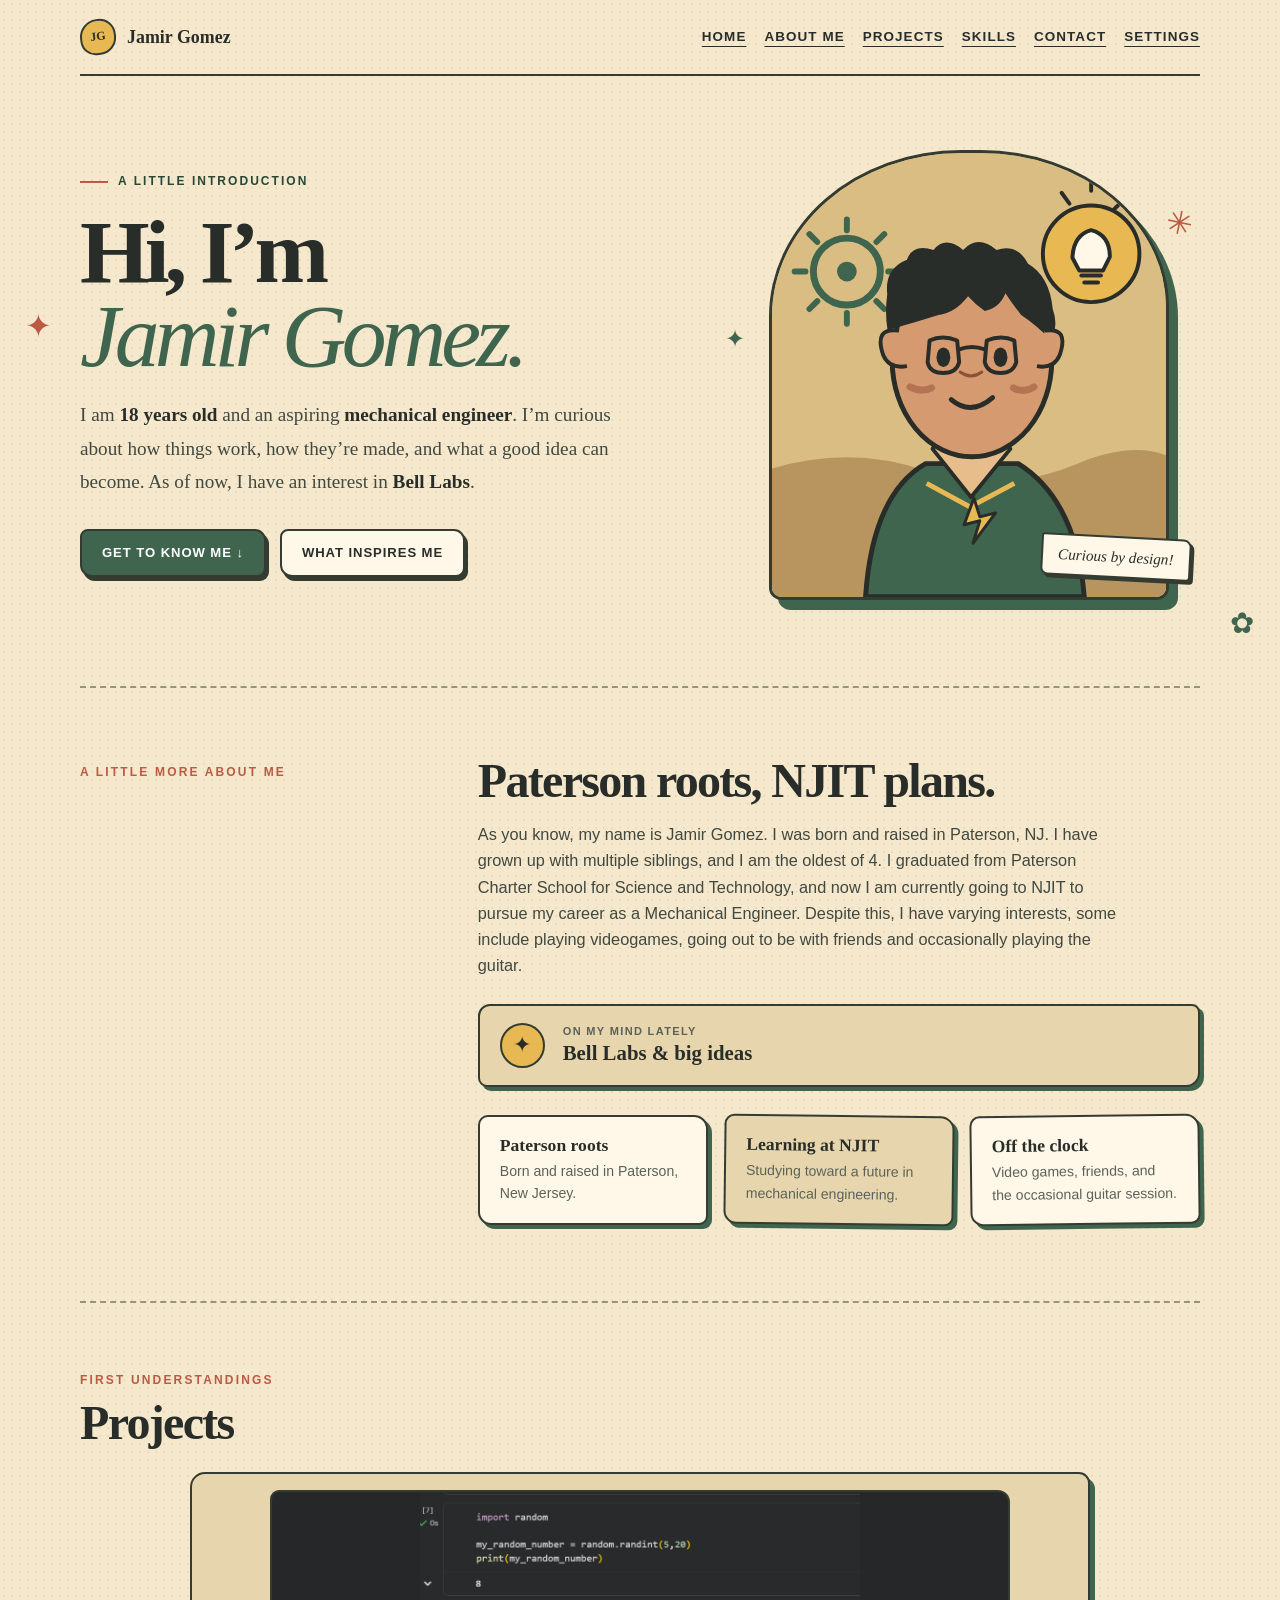
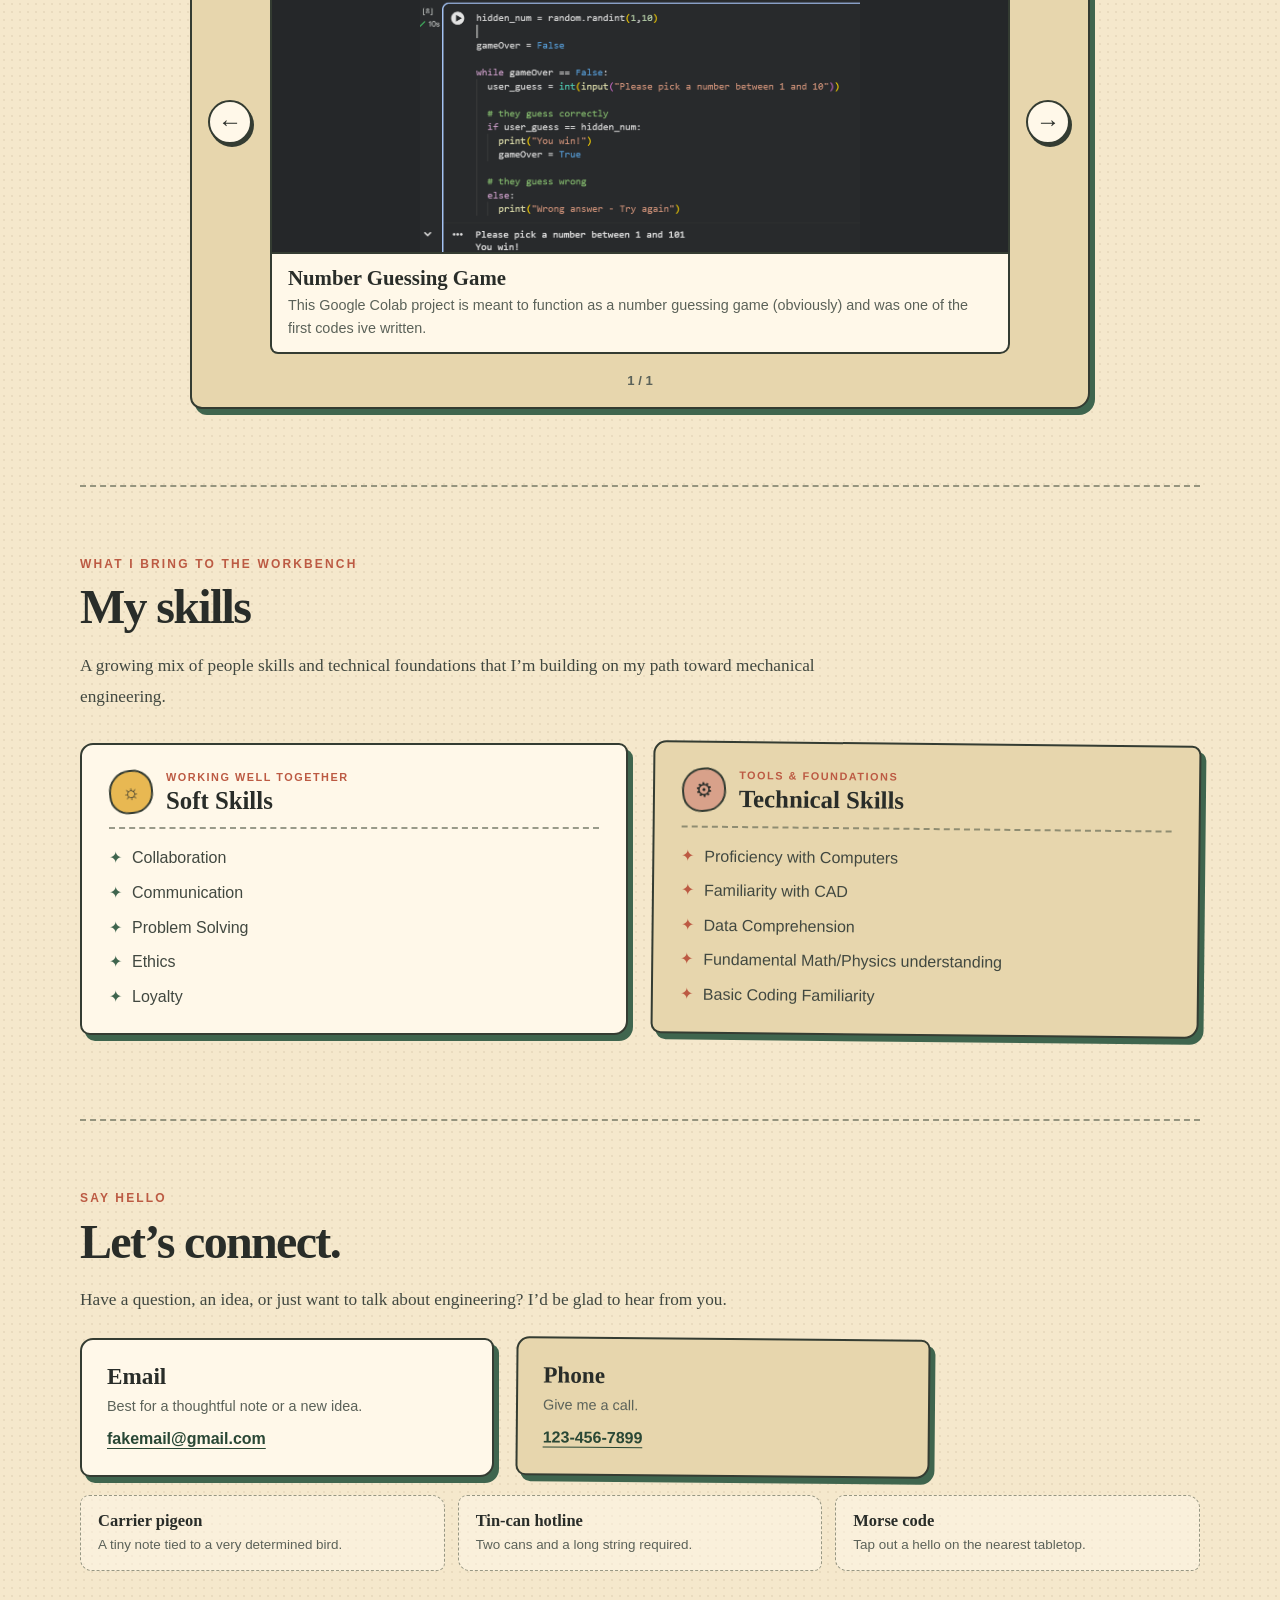
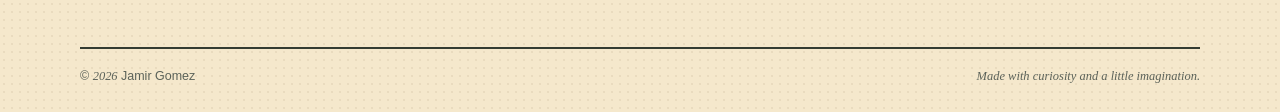
<file: index.html>
<!doctype html>
<html lang="en">
<head>
  <meta charset="utf-8">
  <meta name="viewport" content="width=device-width, initial-scale=1">
  <meta name="theme-color" content="#f5e8cc">
  <meta name="description" content="Meet Jamir Gomez, an aspiring mechanical engineer with an interest in Bell Labs.">
  <title>Jamir Gomez — Curious by Design</title>
  <link rel="stylesheet" href="styles.css">
  <script src="preferences.js" defer></script>
  <script src="projects.js" defer></script>
  <script src="scroll-effects.js" defer></script>
</head>
<body>
  <a class="skip-link" href="#article">Skip to article</a>
  <div class="site-shell">
  <div class="page">
    <header class="topbar">
      <a class="wordmark" href="#introduction" aria-label="Jamir Gomez home"><span class="mark">JG</span><span>Jamir Gomez</span></a>
      <nav aria-label="Main navigation"><a href="#introduction">Home</a><a href="#about">About Me</a><a href="#projects">Projects</a><a href="#skills">Skills</a><a href="#contact">Contact</a><a href="settings.html">Settings</a></nav>
    </header>

    <main id="article">
      <section class="hero" id="introduction" aria-labelledby="intro-title">
        <div class="hero-copy">
          <div class="eyebrow">A little introduction</div>
          <h1 id="intro-title">Hi, I’m<br><em>Jamir Gomez.</em></h1>
          <p class="intro">I am <strong>18 years old</strong> and an aspiring <strong>mechanical engineer</strong>. I’m curious about how things work, how they’re made, and what a good idea can become. As of now, I have an interest in <strong>Bell Labs</strong>.</p>
          <div class="hero-links"><a class="button" href="#about">Get to know me <span aria-hidden="true">&nbsp;↓</span></a><a class="button secondary" href="#interest">What inspires me</a></div>
        </div>

        <div class="portrait-wrap" aria-label="Illustration of a curious young inventor">
          <span class="spark one" aria-hidden="true">✳</span><span class="spark two" aria-hidden="true">✦</span>
          <div class="portrait">
            <svg viewBox="0 0 400 450" role="img" aria-labelledby="art-title art-desc" xmlns="http://www.w3.org/2000/svg">
              <title id="art-title">A curious inventor at work</title>
              <desc id="art-desc">A cheerful, hand drawn portrait of a young person with a light bulb and gears in the background.</desc>
              <rect width="400" height="450" fill="var(--portrait-bg)"/>
              <path d="M0 320 Q80 296 155 322 T310 315 T430 328 V460 H0Z" fill="var(--portrait-ground)"/>
              <circle cx="324" cy="102" r="49" fill="var(--yellow)" stroke="#292d29" stroke-width="4"/>
              <path d="M305 106 Q306 83 324 78 Q343 83 343 105 L336 119 H312Z" fill="var(--paper-light)" stroke="#292d29" stroke-width="4" stroke-linejoin="round"/>
              <path d="M314 124 H334 M317 131 H331" stroke="#292d29" stroke-width="4" stroke-linecap="round"/>
              <path d="M302 51 L294 40 M347 57 L357 47 M324 38 V25" stroke="#292d29" stroke-width="4" stroke-linecap="round"/>
              <circle cx="76" cy="120" r="34" fill="none" stroke="var(--green)" stroke-width="7"/>
              <circle cx="76" cy="120" r="10" fill="var(--green)"/>
              <path d="M76 78 V67 M76 173 V162 M34 120 H23 M129 120 H118 M46 90 L38 82 M114 158 L106 150 M106 90 L114 82 M38 158 L46 150" stroke="var(--green)" stroke-width="6" stroke-linecap="round"/>
              <path d="M95 450 Q102 346 156 315 H250 Q309 352 317 450Z" fill="#3f654e" stroke="#292d29" stroke-width="5"/>
              <path d="M163 300 L202 349 L242 300 L229 282 H175Z" fill="#e7be8b" stroke="#292d29" stroke-width="4" stroke-linejoin="round"/>
              <ellipse cx="203" cy="210" rx="81" ry="98" fill="#d59a70" stroke="#292d29" stroke-width="5"/>
              <path d="M122 198 Q113 172 117 143 Q114 117 137 108 Q143 91 164 98 Q176 83 194 98 Q209 82 228 98 Q249 91 260 112 Q282 125 285 158 Q291 174 284 190 Q268 174 253 164 Q244 153 237 142 Q231 157 216 160 Q206 153 199 145 Q186 162 169 164 Q147 171 122 178Z" fill="#292d29"/>
              <path d="M129 180 Q103 176 113 205 Q119 219 137 216 M277 180 Q302 176 292 205 Q286 219 269 216" fill="#d59a70" stroke="#292d29" stroke-width="4"/>
              <ellipse cx="174" cy="207" rx="7" ry="10" fill="#292d29"/><ellipse cx="232" cy="207" rx="7" ry="10" fill="#292d29"/>
              <path d="M160 190 Q173 184 188 190 L190 212 Q187 223 174 223 Q160 223 158 212Z M218 190 Q233 184 246 190 L248 212 Q245 223 232 223 Q219 223 216 212Z M190 199 Q203 194 216 199" fill="none" stroke="#292d29" stroke-width="4" stroke-linecap="round" stroke-linejoin="round"/>
              <path d="M182 250 Q202 267 224 248" fill="none" stroke="#292d29" stroke-width="5" stroke-linecap="round"/>
              <path d="M140 237 Q152 243 162 238 M245 238 Q255 244 266 237" fill="none" stroke="#a45e44" stroke-width="7" stroke-linecap="round" opacity=".65"/>
              <path d="M191 222 Q202 230 213 222" fill="none" stroke="#8a5038" stroke-width="3" stroke-linecap="round"/>
              <path d="M157 335 L201 359 L246 335" fill="none" stroke="var(--yellow)" stroke-width="5"/>
              <path d="M205 350 L195 377 L211 373 L204 396 L227 365 L211 369Z" fill="var(--yellow)" stroke="#292d29" stroke-width="3" stroke-linejoin="round"/>
            </svg>
          </div>
          <div class="caption">Curious by design!</div>
        </div>
      </section>

      <section class="about" id="about" aria-labelledby="about-title">
        <div class="about-grid">
          <p class="section-label">A little more about me</p>
          <div class="about-copy">
            <h2 id="about-title">Paterson roots, NJIT plans.</h2>
            <p>As you know, my name is Jamir Gomez. I was born and raised in Paterson, NJ. I have grown up with multiple siblings, and I am the oldest of 4. I graduated from Paterson Charter School for Science and Technology, and now I am currently going to NJIT to pursue my career as a Mechanical Engineer. Despite this, I have varying interests, some include playing videogames, going out to be with friends and occasionally playing the guitar.</p>
            <div class="interest" id="interest"><span class="bulb" aria-hidden="true">&#10022;</span><div><small>On my mind lately</small><strong>Bell Labs &amp; big ideas</strong></div></div>
            <div class="fact-grid" aria-label="Places, people, and pastimes">
              <article class="fact"><strong>Paterson roots</strong><p>Born and raised in Paterson, New Jersey.</p></article>
              <article class="fact"><strong>Learning at NJIT</strong><p>Studying toward a future in mechanical engineering.</p></article>
              <article class="fact"><strong>Off the clock</strong><p>Video games, friends, and the occasional guitar session.</p></article>
            </div>
          </div>
        </div>
      </section>

      <section class="portfolio-section" id="projects" aria-labelledby="projects-title">
        <div class="section-heading"><p class="section-label">First Understandings</p><h2 id="projects-title">Projects</h2></div>
        <div class="project-gallery" aria-label="Project image gallery">
          <button class="gallery-arrow" id="gallery-prev" type="button" aria-label="Previous project image"><span aria-hidden="true">←</span></button>
          <figure class="gallery-slide" aria-label="Image 1 of 1">
            <img src="assets/number-guessing-game.png" alt="Python notebook showing a random number generator and a number guessing game that asks the player to guess from 1 to 10.">
            <figcaption><strong>Number Guessing Game</strong><span>This Google Colab project is meant to function as a number guessing game (obviously) and was one of the first codes ive written.</span></figcaption>
          </figure>
          <button class="gallery-arrow" id="gallery-next" type="button" aria-label="Next project image"><span aria-hidden="true">→</span></button>
          <p class="gallery-count" id="gallery-count" aria-live="polite">1 / 1</p>
        </div>
      </section>

      <section class="portfolio-section" id="skills" aria-labelledby="skills-title">
        <div class="section-heading"><p class="section-label">What I bring to the workbench</p><h2 id="skills-title">My skills</h2><p class="story-copy">A growing mix of people skills and technical foundations that I’m building on my path toward mechanical engineering.</p></div>
        <div class="skills-grid" aria-label="Skills by category">
          <article class="skill-card soft">
            <div class="card-top"><span class="card-icon" aria-hidden="true">☼</span><div><p>Working well together</p><h3>Soft Skills</h3></div></div>
            <ul class="skill-list"><li>Collaboration</li><li>Communication</li><li>Problem Solving</li><li>Ethics</li><li>Loyalty</li></ul>
          </article>
          <article class="skill-card technical">
            <div class="card-top"><span class="card-icon" aria-hidden="true">⚙</span><div><p>Tools &amp; foundations</p><h3>Technical Skills</h3></div></div>
            <ul class="skill-list"><li>Proficiency with Computers</li><li>Familiarity with CAD</li><li>Data Comprehension</li><li>Fundamental Math/Physics understanding</li><li>Basic Coding Familiarity</li></ul>
          </article>
        </div>
      </section>

      <section class="portfolio-section" id="contact" aria-labelledby="contact-title">
        <div class="section-heading"><p class="section-label">Say hello</p><h2 id="contact-title">Let’s connect.</h2><p class="story-copy">Have a question, an idea, or just want to talk about engineering? I’d be glad to hear from you.</p></div>
        <div class="contact-grid" aria-label="Contact details">
          <article class="contact-card"><h3>Email</h3><p>Best for a thoughtful note or a new idea.</p><a class="contact-link" href="mailto:fakemail@gmail.com">fakemail@gmail.com</a></article>
          <article class="contact-card"><h3>Phone</h3><p>Give me a call.</p><a class="contact-link" href="tel:1234567899">123-456-7899</a></article>
        </div>
        <div class="pretend-grid" aria-label="Imaginary contact options">
          <article class="pretend-card"><strong>Carrier pigeon</strong><p>A tiny note tied to a very determined bird.</p></article>
          <article class="pretend-card"><strong>Tin-can hotline</strong><p>Two cans and a long string required.</p></article>
          <article class="pretend-card"><strong>Morse code</strong><p>Tap out a hello on the nearest tabletop.</p></article>
        </div>
      </section>

    </main>

    <footer><span>© <span id="year">2026</span> Jamir Gomez</span><span>Made with curiosity and a little imagination.</span></footer>
  </div>
  </div>
</body>
</html>
</file>
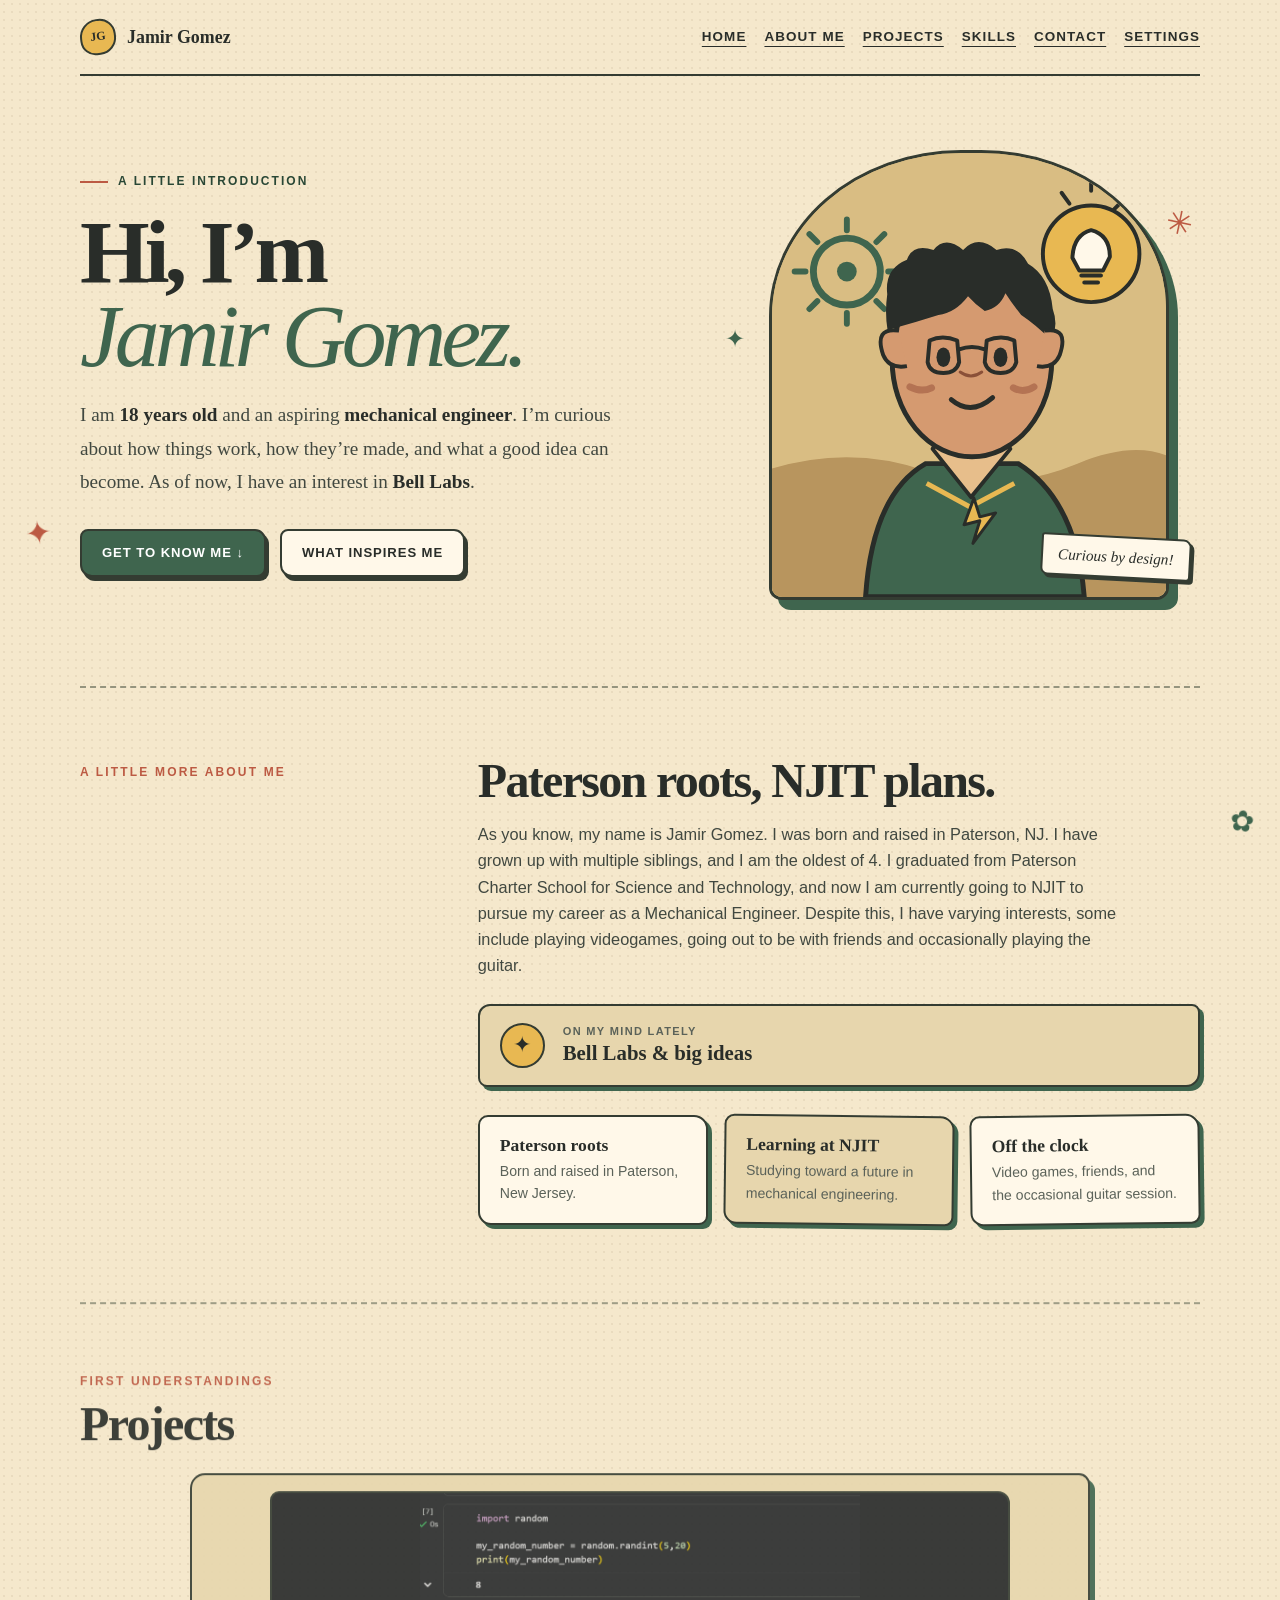
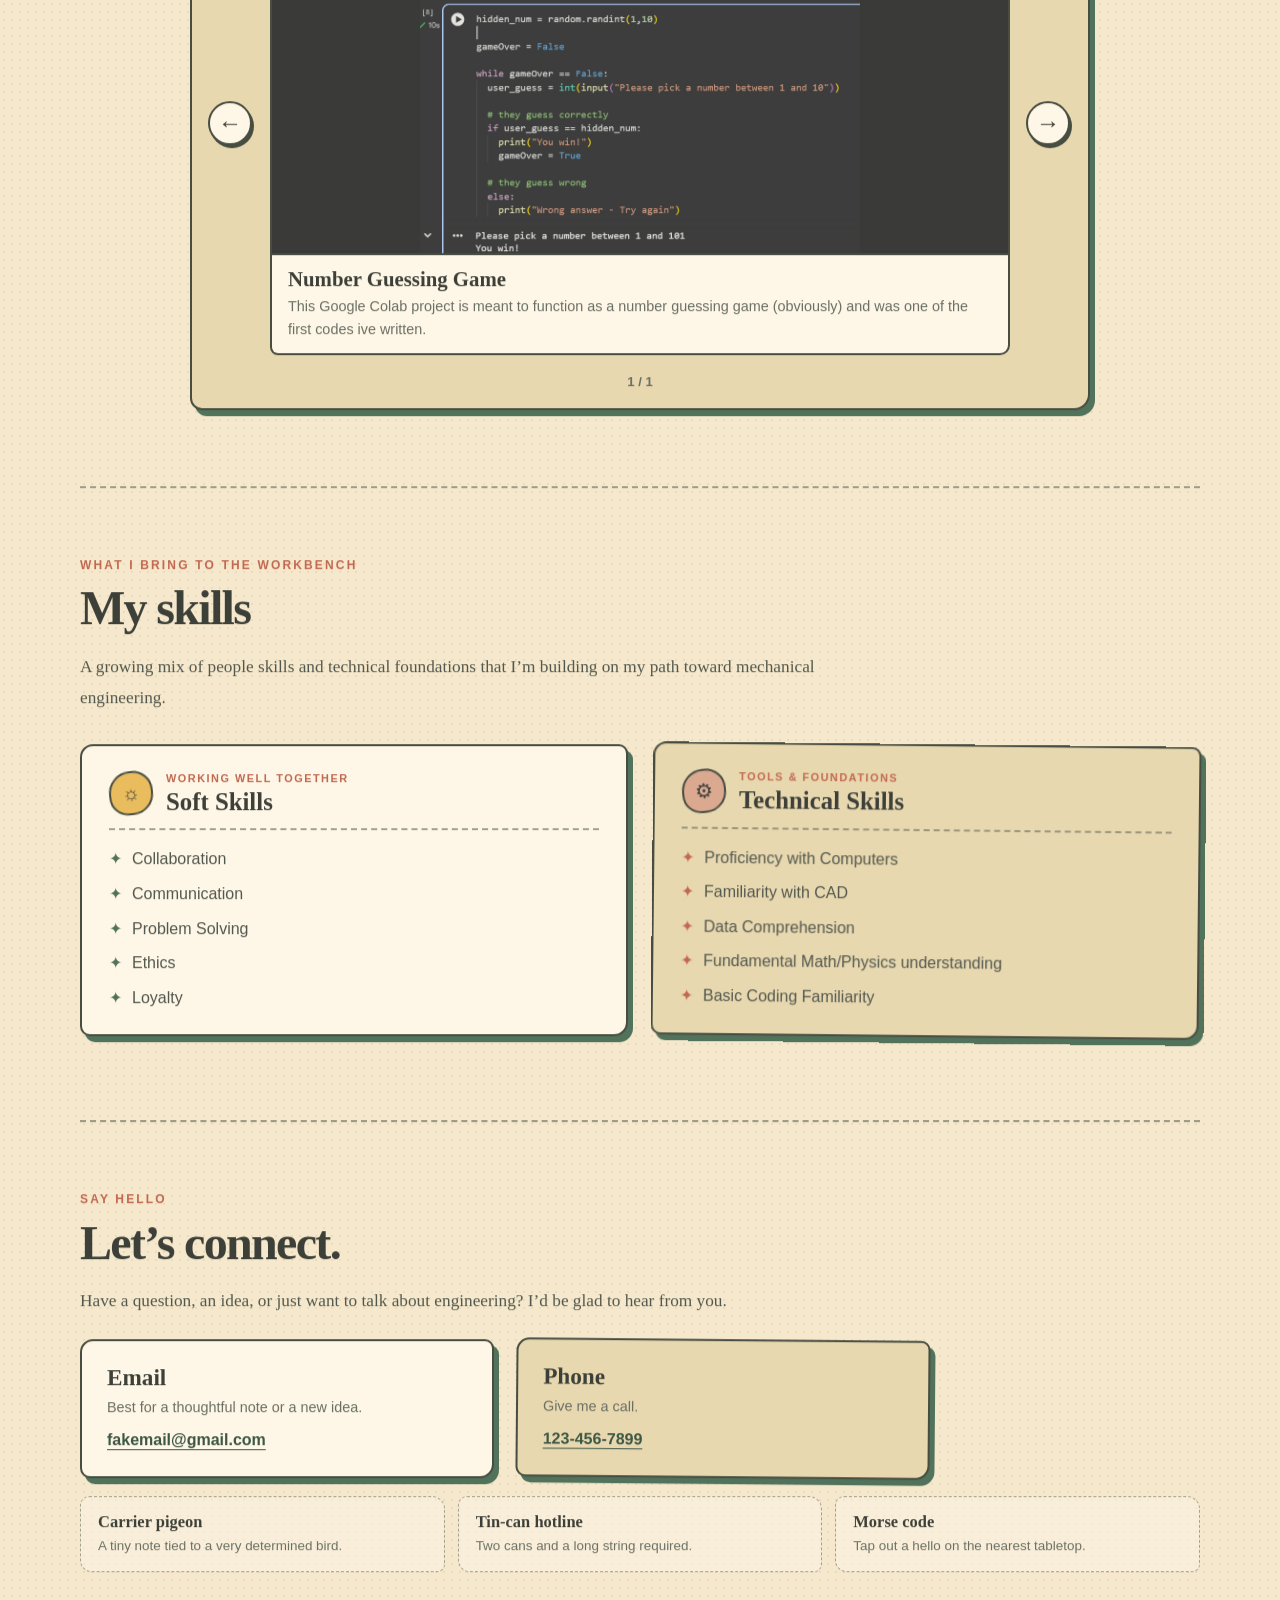
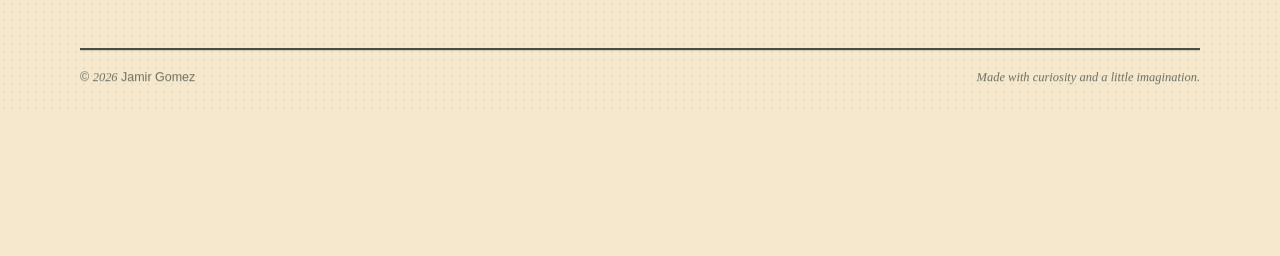
<file: about.html>
<!doctype html>
<html lang="en">
<head>
  <meta charset="utf-8">
  <meta name="viewport" content="width=device-width, initial-scale=1">
  <meta name="theme-color" content="#f5e8cc">
  <meta http-equiv="refresh" content="0; url=index.html#about">
  <title>About — Jamir Gomez</title>
  <link rel="stylesheet" href="styles.css">
  <script src="preferences.js" defer></script>
</head>
<body class="redirect-page"><main class="redirect-card"><h1>About Jamir</h1><p>Taking you to the About section of the portfolio.</p><p><a href="index.html#about">Continue to About Me</a></p></main></body>
</html>
</file>
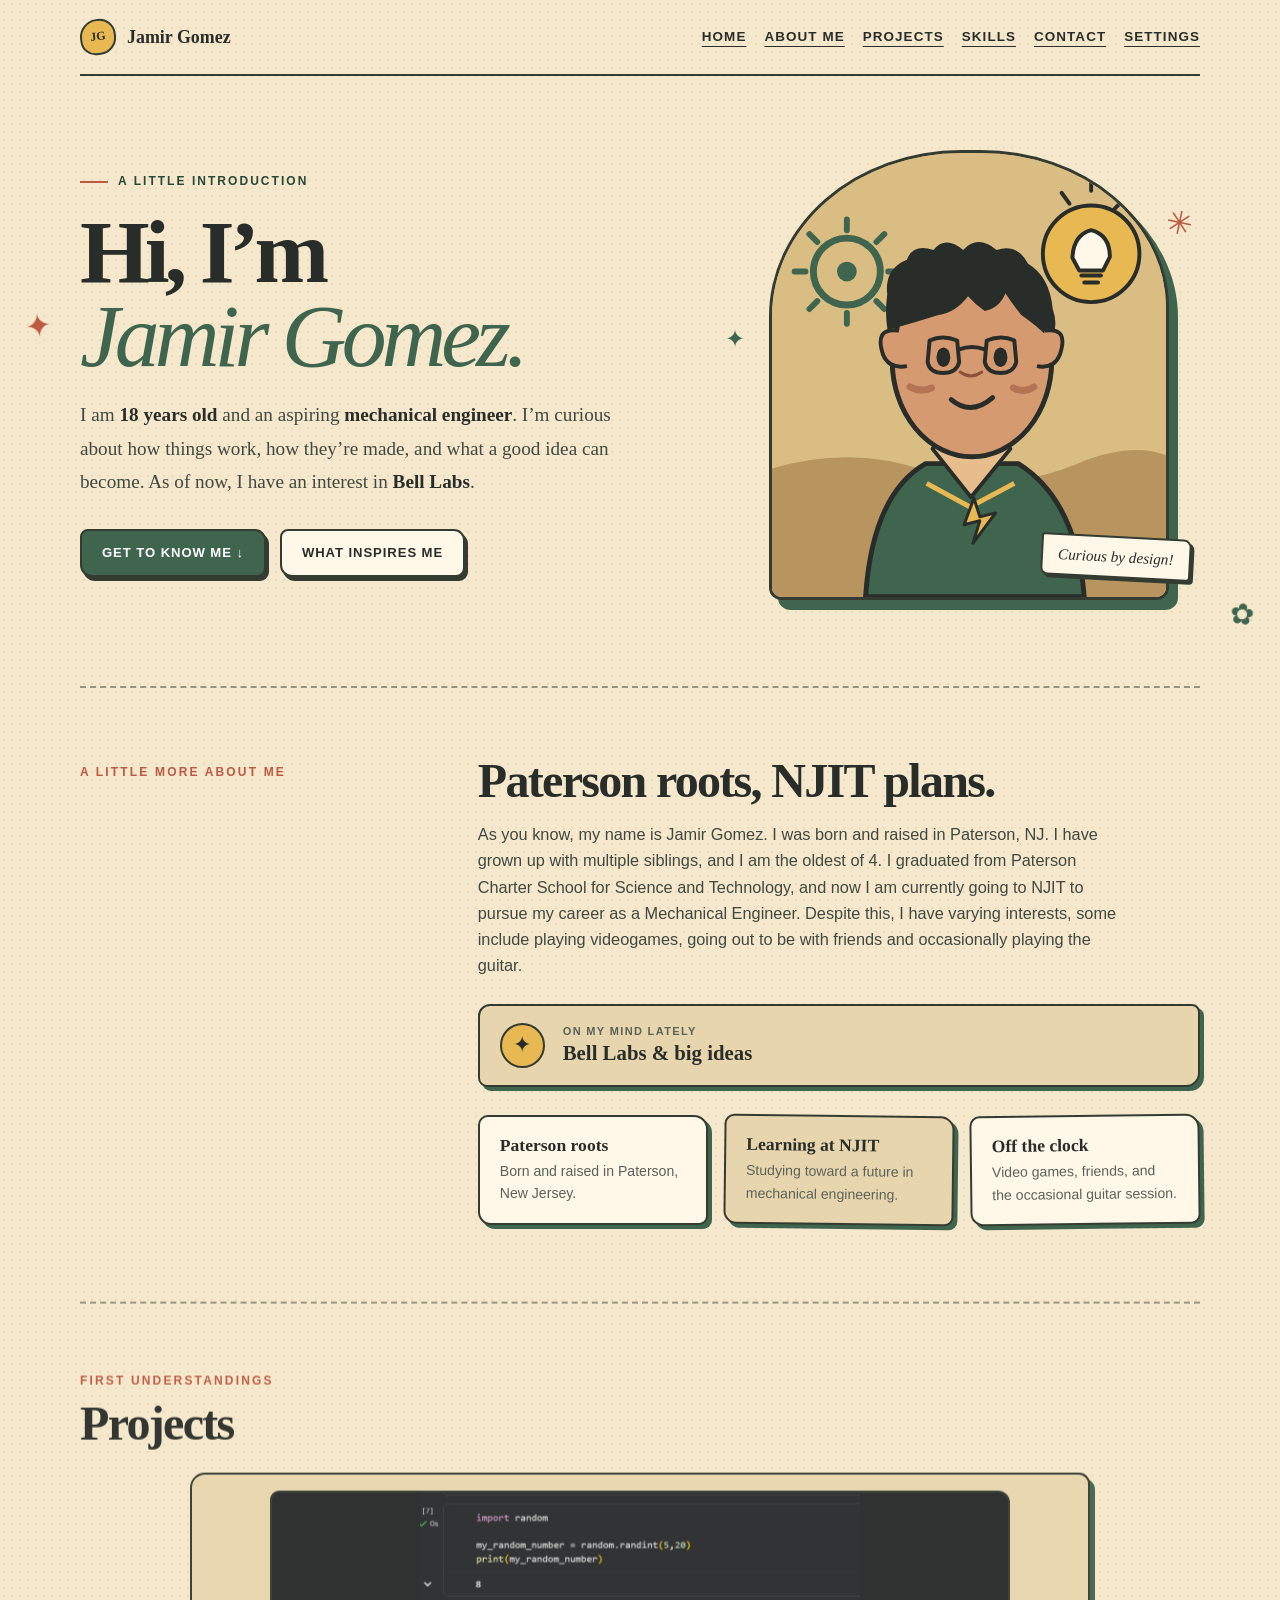
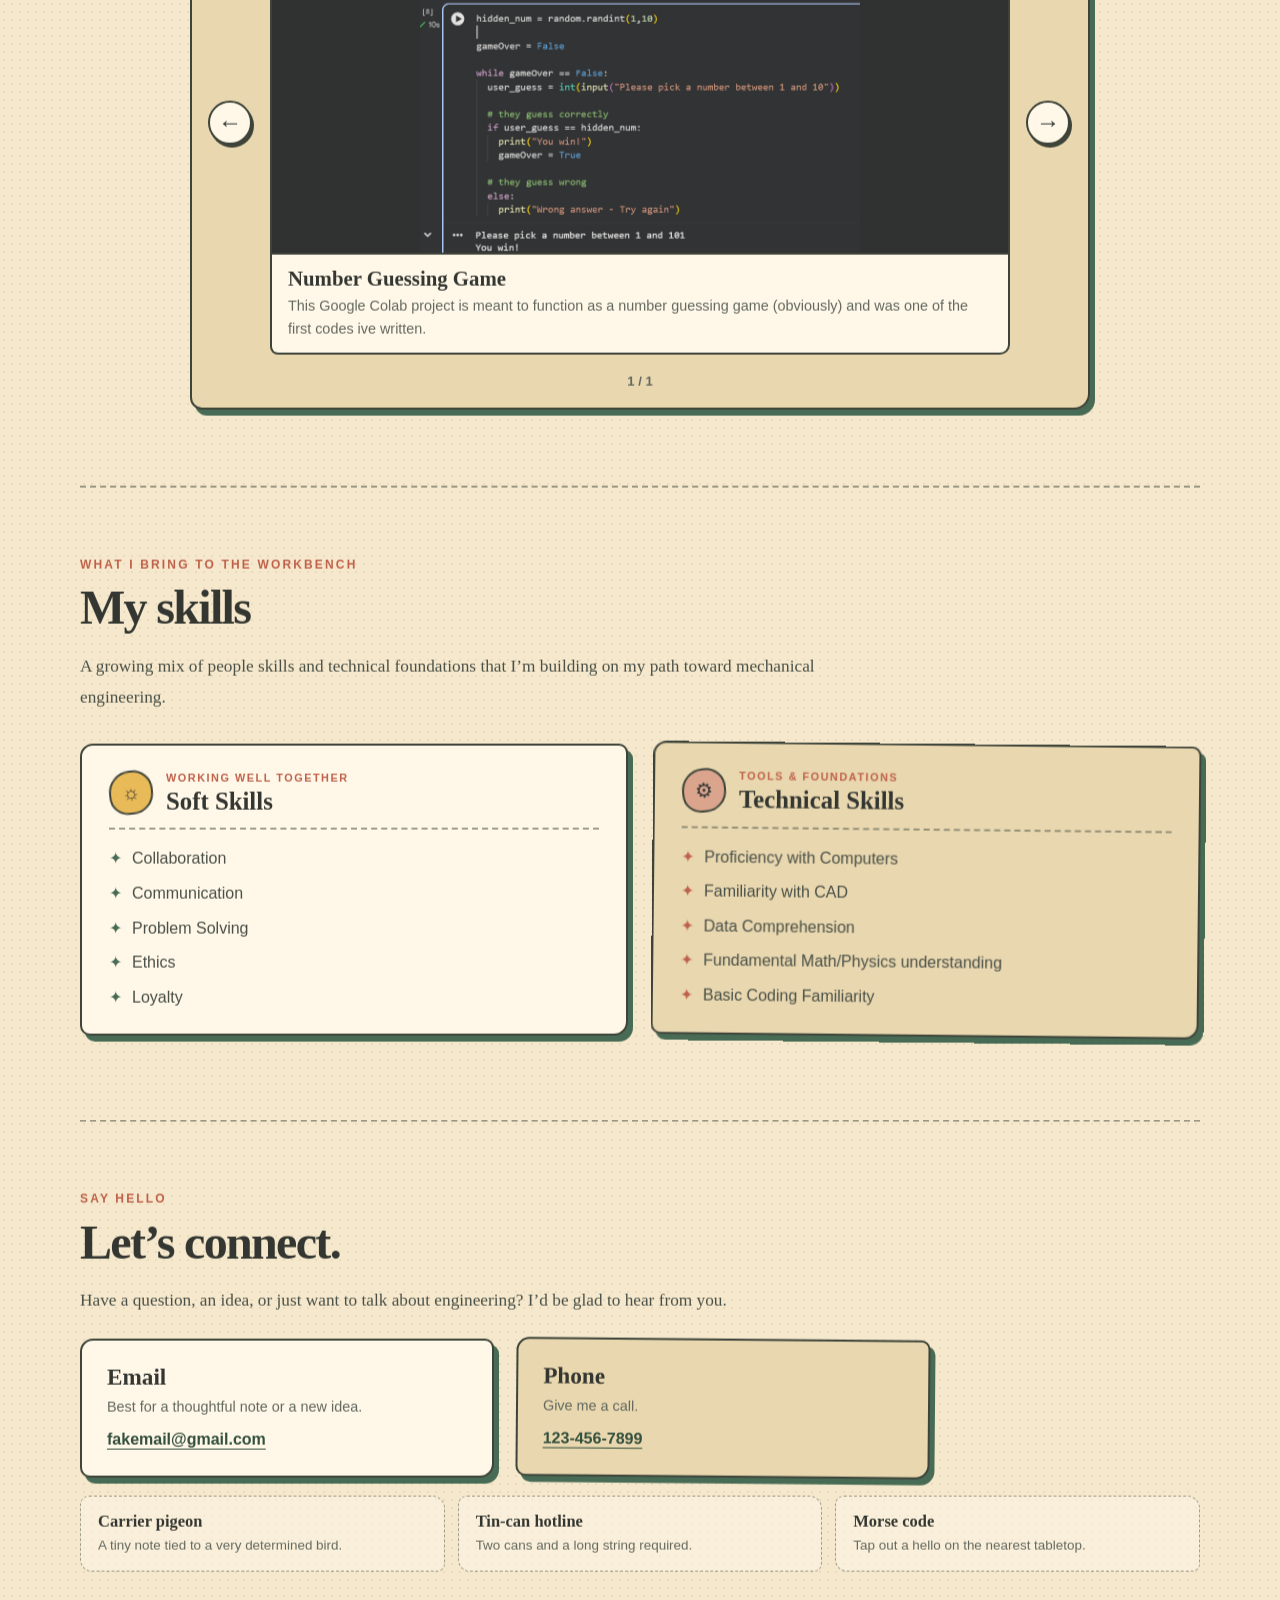
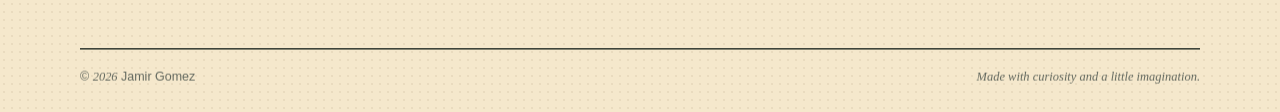
<file: contact.html>
<!doctype html>
<html lang="en">
<head>
  <meta charset="utf-8">
  <meta name="viewport" content="width=device-width, initial-scale=1">
  <meta name="theme-color" content="#f5e8cc">
  <meta http-equiv="refresh" content="0; url=index.html#contact">
  <title>Contact — Jamir Gomez</title>
  <link rel="stylesheet" href="styles.css">
  <script src="preferences.js" defer></script>
</head>
<body class="redirect-page"><main class="redirect-card"><h1>Contact</h1><p>Taking you to the Contact section of the portfolio.</p><p><a href="index.html#contact">Continue to Contact</a></p></main></body>
</html>
</file>
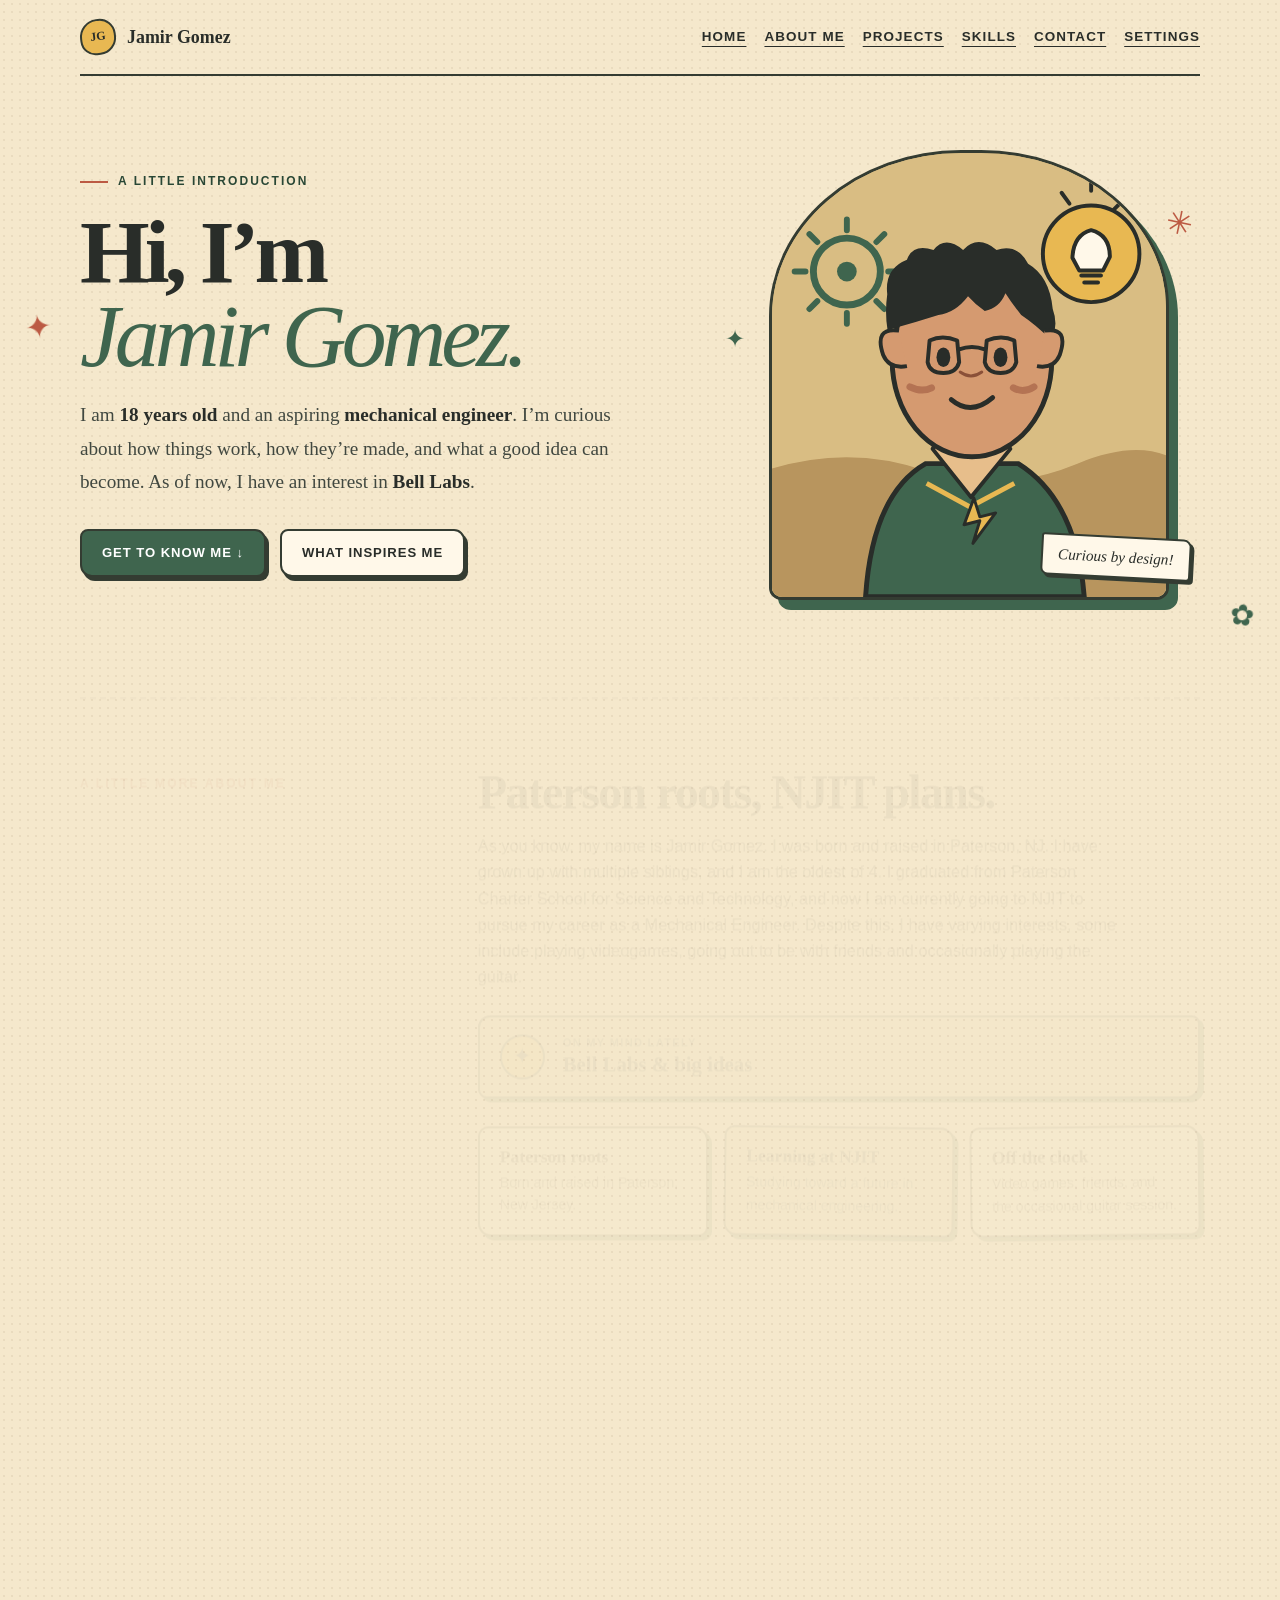
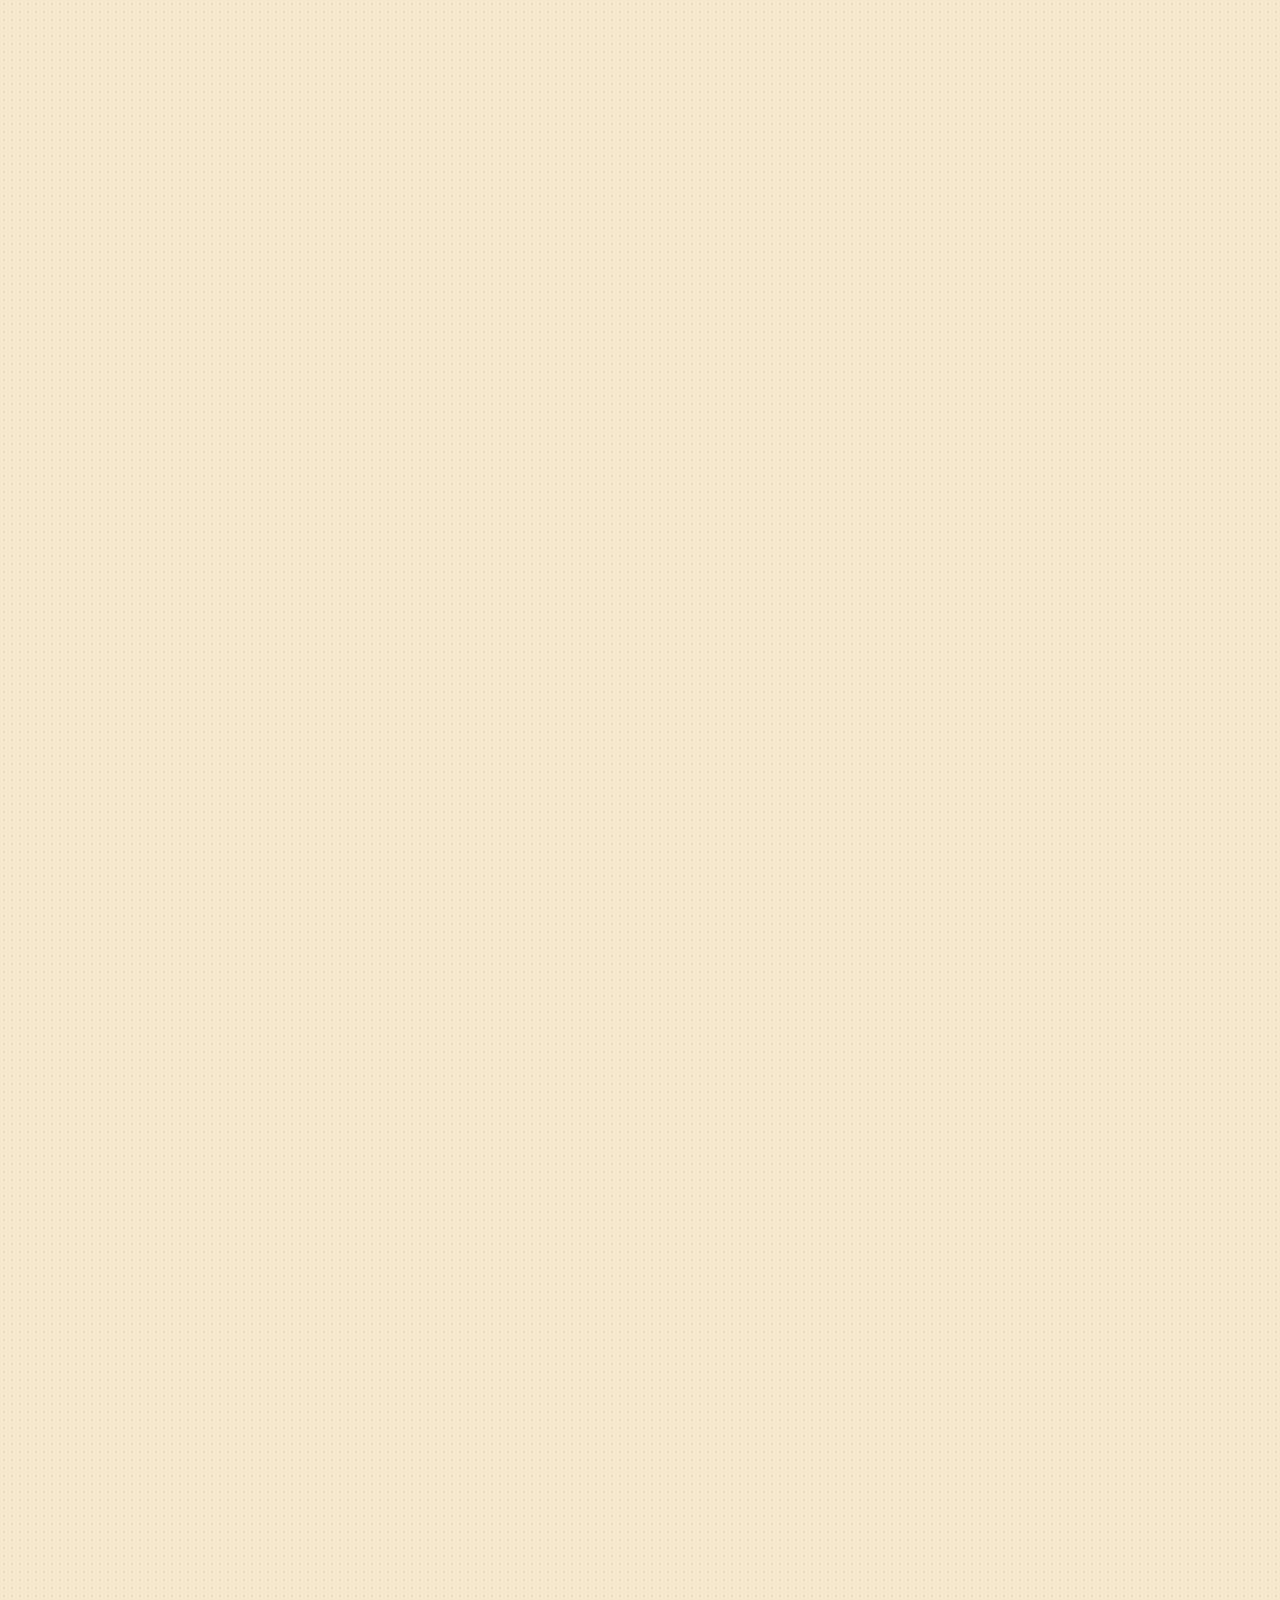
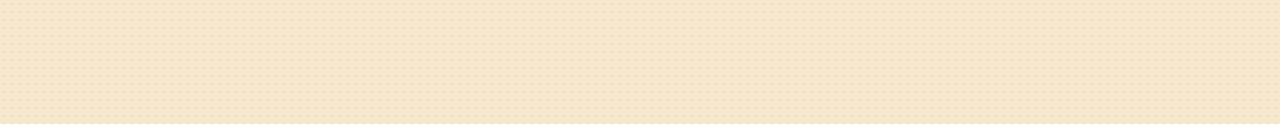
<file: projects.html>
<!doctype html>
<html lang="en">
<head>
  <meta charset="utf-8">
  <meta name="viewport" content="width=device-width, initial-scale=1">
  <meta name="theme-color" content="#f5e8cc">
  <meta http-equiv="refresh" content="0; url=index.html#projects">
  <title>Projects — Jamir Gomez</title>
  <link rel="stylesheet" href="styles.css">
  <script src="preferences.js" defer></script>
</head>
<body class="redirect-page"><main class="redirect-card"><h1>Projects</h1><p>Taking you to the Projects section of the portfolio.</p><p><a href="index.html#projects">Continue to Projects</a></p></main></body>
</html>
</file>
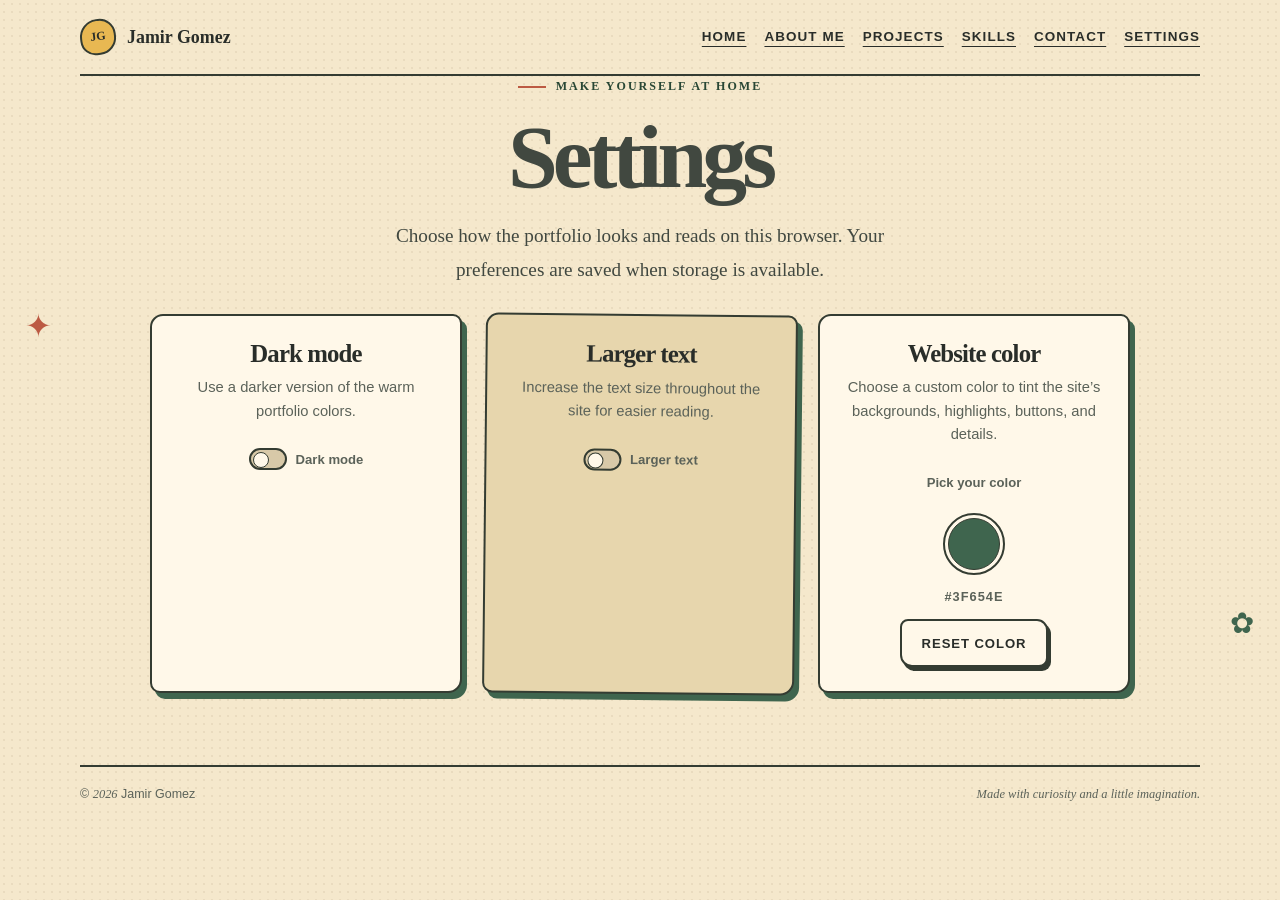
<file: settings.html>
<!doctype html>
<html lang="en">
<head>
  <meta charset="utf-8">
  <meta name="viewport" content="width=device-width, initial-scale=1">
  <meta name="theme-color" content="#f5e8cc">
  <meta name="description" content="Choose display preferences for Jamir Gomez's portfolio.">
  <title>Settings — Jamir Gomez</title>
  <link rel="stylesheet" href="styles.css">
  <script src="preferences.js" defer></script>
  <script src="scroll-effects.js" defer></script>
</head>
<body>
  <a class="skip-link" href="#article">Skip to settings</a>
  <div class="site-shell">
  <div class="page">
    <header class="topbar">
      <a class="wordmark" href="index.html#introduction" aria-label="Jamir Gomez home"><span class="mark">JG</span><span>Jamir Gomez</span></a>
      <nav aria-label="Main navigation"><a href="index.html#introduction">Home</a><a href="index.html#about">About Me</a><a href="index.html#projects">Projects</a><a href="index.html#skills">Skills</a><a href="index.html#contact">Contact</a><a href="settings.html" aria-current="page">Settings</a></nav>
    </header>

    <main id="article" class="settings-page">
      <section class="intro" aria-labelledby="settings-title">
        <div class="eyebrow">Make yourself at home</div>
        <h1 id="settings-title">Settings</h1>
        <p>Choose how the portfolio looks and reads on this browser. Your preferences are saved when storage is available.</p>
      </section>

      <section class="settings-grid" aria-label="Display preferences">
        <article class="settings-card">
          <h2>Dark mode</h2>
          <p>Use a darker version of the warm portfolio colors.</p>
          <label class="preference-toggle" for="dark-mode-toggle">
            <input id="dark-mode-toggle" type="checkbox" role="switch">
            <span class="toggle-track" aria-hidden="true"></span>
            <span>Dark mode</span>
          </label>
        </article>
        <article class="settings-card">
          <h2>Larger text</h2>
          <p>Increase the text size throughout the site for easier reading.</p>
          <label class="preference-toggle" for="large-text-toggle">
            <input id="large-text-toggle" type="checkbox" role="switch">
            <span class="toggle-track" aria-hidden="true"></span>
            <span>Larger text</span>
          </label>
        </article>
        <article class="settings-card">
          <h2>Website color</h2>
          <p>Choose a custom color to tint the site’s backgrounds, highlights, buttons, and details.</p>
          <div class="color-setting">
            <label class="preference-toggle" for="accent-color">Pick your color</label>
            <input class="color-input" id="accent-color" type="color" value="#3f654e" aria-describedby="accent-color-value">
            <output class="color-value" id="accent-color-value" for="accent-color">#3F654E</output>
            <button class="button secondary reset-color" id="reset-accent-color" type="button">Reset color</button>
          </div>
        </article>
      </section>
    </main>

    <footer><span>© <span id="year">2026</span> Jamir Gomez</span><span>Made with curiosity and a little imagination.</span></footer>
  </div>
  </div>
</body>
</html>
</file>
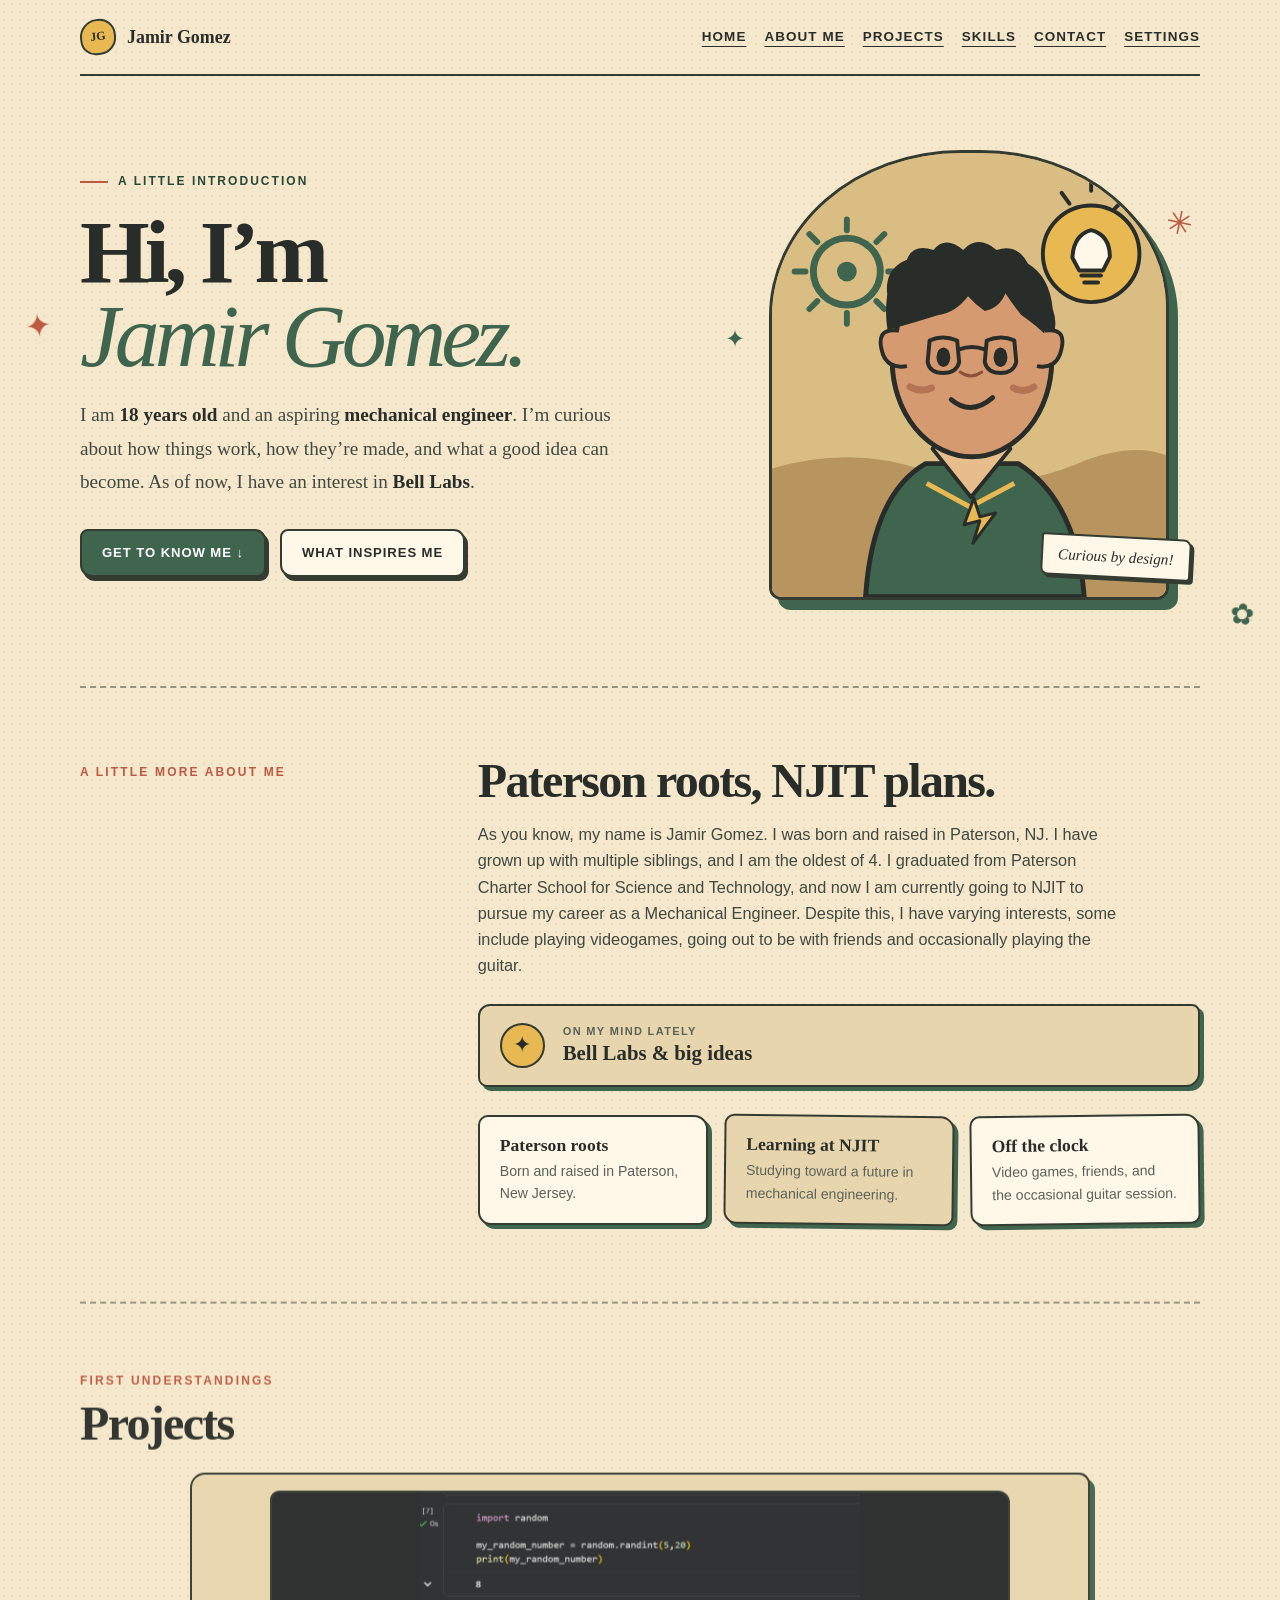
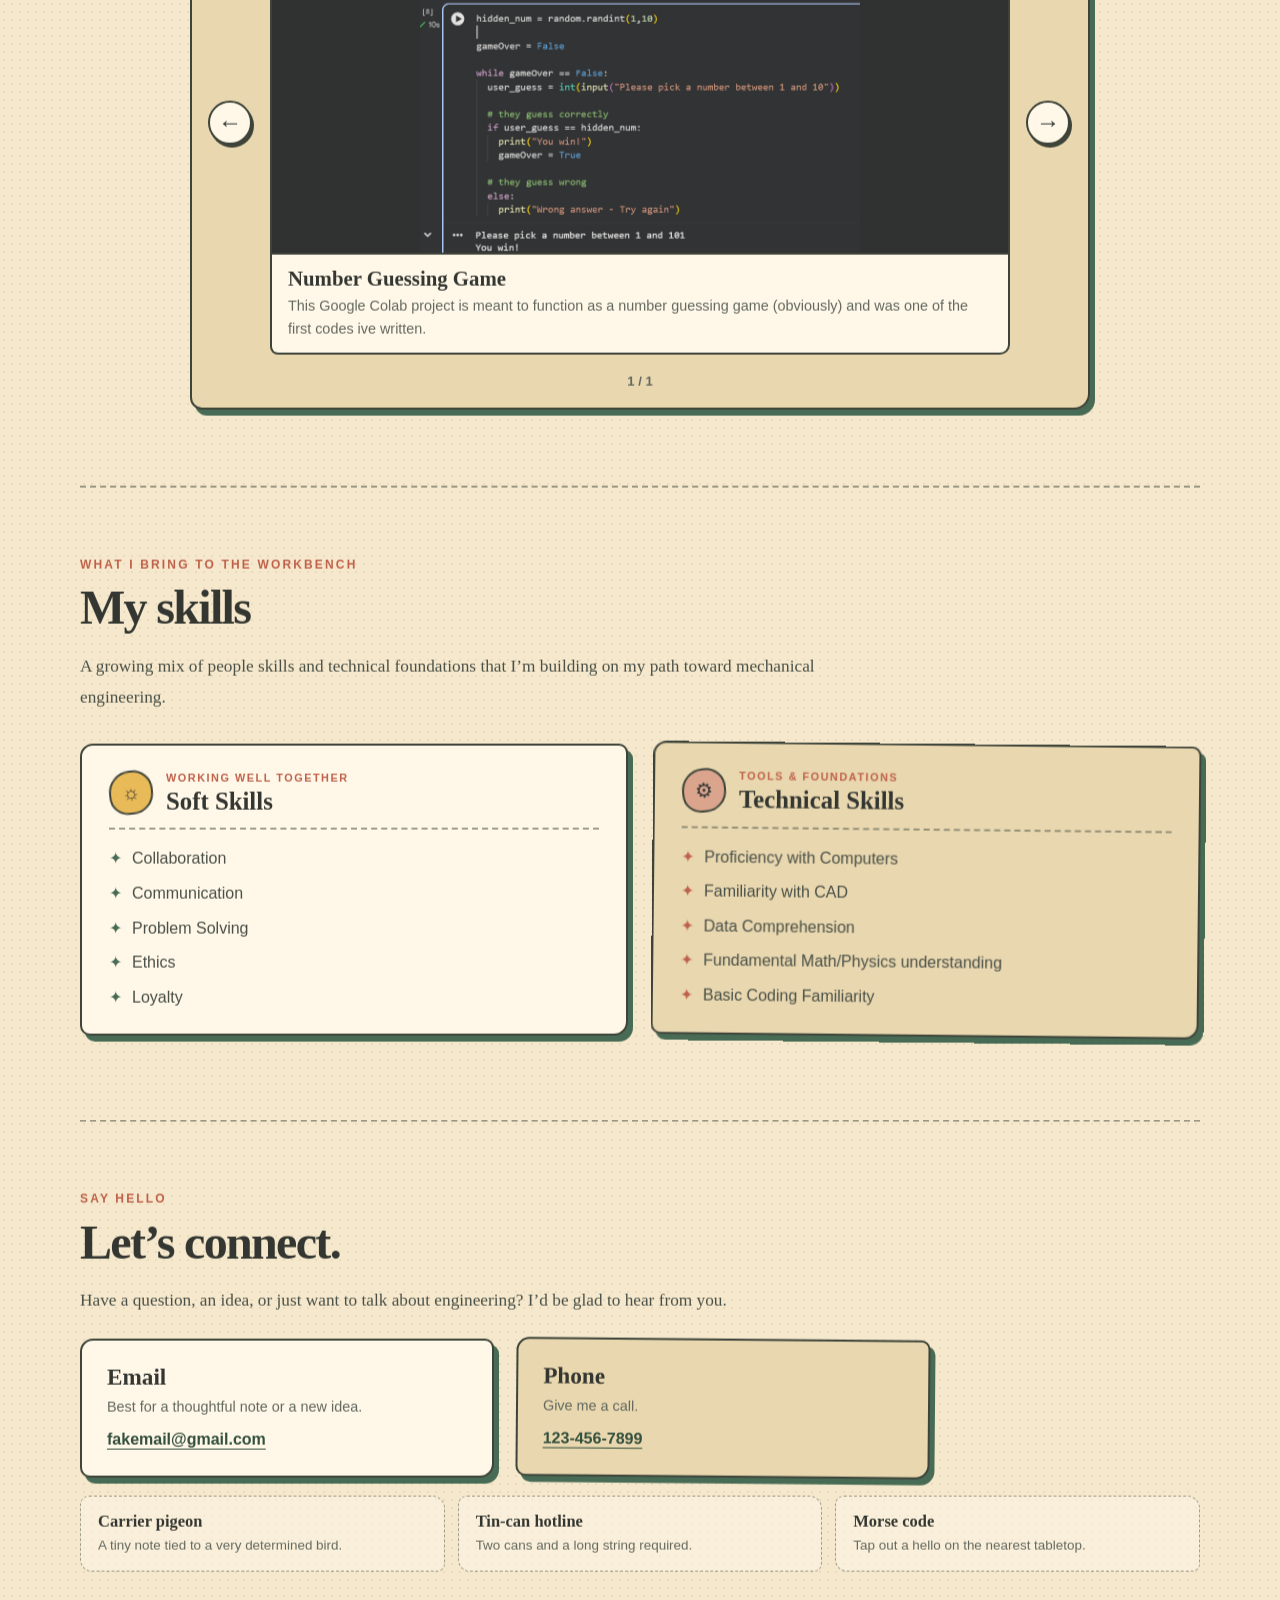
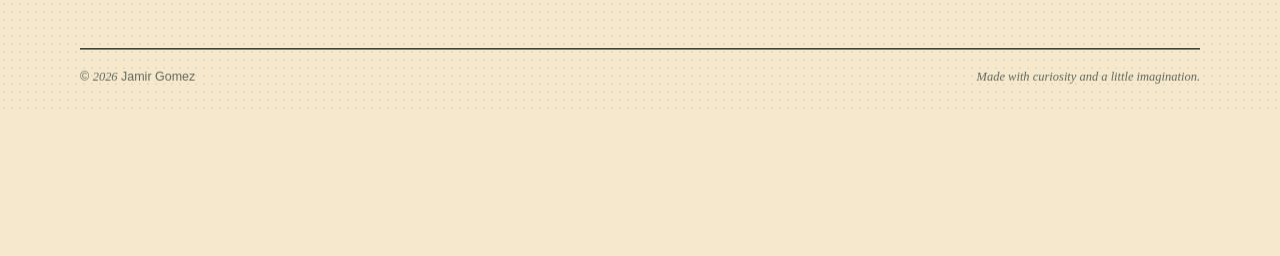
<file: skills.html>
<!doctype html>
<html lang="en">
<head>
  <meta charset="utf-8">
  <meta name="viewport" content="width=device-width, initial-scale=1">
  <meta name="theme-color" content="#f5e8cc">
  <meta http-equiv="refresh" content="0; url=index.html#skills">
  <title>Skills — Jamir Gomez</title>
  <link rel="stylesheet" href="styles.css">
  <script src="preferences.js" defer></script>
</head>
<body class="redirect-page">
  <main class="redirect-card">
    <h1>Skills</h1>
    <p>Taking you to the Skills section of the portfolio.</p>
    <p><a href="index.html#skills">Continue to Skills</a></p>
  </main>
</body>
</html>
</file>
<file: styles.css>
:root {
      color-scheme: light;
      --paper: var(--user-paper, #f5e8cc);
      --paper-light: var(--user-paper-light, #fff8e9);
      --ink: #292d29;
      --muted: var(--user-muted, #5b6259);
      --green: var(--user-accent, #3f654e);
      --green-dark: var(--user-accent-dark, #294735);
      --red: var(--user-red, #bc5a43);
      --yellow: var(--user-yellow, #e8b852);
      --line: var(--user-line, #343c32);
      --line-soft: var(--user-line-soft, #59604e9c);
      --paper-warm: var(--user-paper-warm, #e7d6ad);
      --paper-overlay: var(--user-paper-overlay, #fff8e980);
      --rose: var(--user-rose, #d8a18a);
      --copy: var(--user-copy, #414840);
      --portrait-bg: var(--user-portrait-bg, #d9bd83);
      --portrait-ground: var(--user-portrait-ground, #b8955e);
      --serif: Georgia, "Times New Roman", serif;
      --sans: "Trebuchet MS", Arial, sans-serif;
    }
    * { box-sizing: border-box; }
    html { scroll-behavior: smooth; }
    body {
      margin: 0;
      background-color: var(--paper);
      background-image: radial-gradient(var(--user-dot, #755a3517) .8px, transparent .8px);
      background-size: 8px 8px;
      color: var(--ink);
      font-family: var(--sans);
      line-height: 1.6;
    }
    body::before, body::after { position: fixed; z-index: 2; display: grid; width: 40px; height: 40px; place-items: center; color: var(--red); font: 2rem/1 var(--serif); pointer-events: none; animation: margin-doodle 4.5s ease-in-out infinite; }
    body::before { content: "✦"; top: 34%; left: 18px; transform-origin: center; }
    body::after { content: "✿"; top: 67%; right: 18px; color: var(--green); font-size: 1.8rem; animation-delay: -2.2s; }
    @keyframes margin-doodle { 0%, 100% { translate: 0 0; rotate: -8deg; } 50% { translate: 0 -9px; rotate: 8deg; } }
    a { color: inherit; }
    .site-shell { width: min(1120px, calc(100% - 40px)); margin: 0 auto; }
    .skip-link { position: absolute; left: -10000px; top: 8px; z-index: 5; padding: 10px 14px; border: 2px solid var(--line); background: var(--paper-light); }
    .skip-link:focus { left: 10px; }
    .page { width: 100%; max-width: 1120px; min-width: 0; margin: 0; }
    .scroll-reveal { opacity: 0; translate: 0 12px; transition: opacity 1.5s cubic-bezier(.22, 1, .36, 1), translate 1.5s cubic-bezier(.22, 1, .36, 1); will-change: opacity, translate; }
    .scroll-reveal.is-visible { opacity: 1; translate: 0 0; }
    .topbar {
      min-height: 76px;
      display: flex;
      align-items: center;
      justify-content: space-between;
      gap: 20px;
      border-bottom: 2px solid var(--line);
    }
    .wordmark { display: inline-flex; align-items: center; gap: 11px; text-decoration: none; font-family: var(--serif); font-weight: 700; font-size: 1.12rem; }
    .mark { display: grid; place-items: center; width: 36px; height: 36px; border: 2px solid var(--line); border-radius: 50% 45% 48% 42%; background: var(--yellow); font-size: .75rem; transform: rotate(-7deg); }
    .topbar nav { display: flex; flex-wrap: wrap; gap: 18px; }
    .topbar nav a { display: inline-flex; min-height: 44px; align-items: center; font-size: .84rem; font-weight: 700; letter-spacing: .08em; text-decoration-thickness: 1px; text-underline-offset: 5px; text-transform: uppercase; }
    .settings-grid { display: grid; grid-template-columns: repeat(3, minmax(0, 1fr)); gap: 22px; max-width: 980px; margin-inline: auto; padding: 8px 0 72px; }
    .settings-card { padding: 24px 26px; border: 2px solid var(--line); border-radius: 13px 9px 14px 10px; background: var(--paper-light); box-shadow: 5px 6px 0 var(--green); }
    .settings-card:nth-child(2) { background: var(--paper-warm); transform: rotate(.6deg); }
    .settings-card h2 { margin: 0 0 8px; font: 700 1.55rem/1.15 var(--serif); }
    .settings-card p { margin: 0 0 18px; color: var(--muted); font-size: .92rem; }
    .settings-page .intro { margin-inline: auto; text-align: center; }
    .settings-page .eyebrow { justify-content: center; }
    .settings-page .intro p { margin-inline: auto; }
    .settings-page .settings-card { text-align: center; }
    .settings-page .preference-toggle { justify-content: center; }
    .color-setting { display: grid; justify-items: center; gap: 12px; }
    .color-input { width: 62px; height: 62px; padding: 3px; border: 2px solid var(--line); border-radius: 50%; background: var(--paper-light); cursor: pointer; }
    .color-input::-webkit-color-swatch-wrapper { padding: 0; }
    .color-input::-webkit-color-swatch { border: 1px solid var(--line); border-radius: 50%; }
    .color-input::-moz-color-swatch { border: 1px solid var(--line); border-radius: 50%; }
    .color-value { color: var(--muted); font-size: .8rem; font-weight: 800; letter-spacing: .08em; }
    .reset-color { min-height: 40px; padding: 0 14px; font-size: .72rem; cursor: pointer; }
    .preference-toggle { display: inline-flex; align-items: center; gap: 9px; min-height: 36px; color: var(--muted); font-size: .82rem; font-weight: 700; cursor: pointer; }
    .preference-toggle input { position: absolute; width: 1px; height: 1px; opacity: 0; }
    .toggle-track { position: relative; width: 38px; height: 22px; flex: 0 0 38px; border: 2px solid var(--line); border-radius: 20px; background: var(--toggle-off, #d8c9a8); transition: background-color .18s; }
    .toggle-track::after { position: absolute; top: 2px; left: 2px; width: 14px; height: 14px; border: 1px solid var(--line); border-radius: 50%; background: var(--paper-light); content: ""; transition: transform .18s; }
    .preference-toggle input:checked + .toggle-track { background: var(--green); }
    .preference-toggle input:checked + .toggle-track::after { transform: translateX(16px); }
    .preference-toggle input:focus-visible + .toggle-track { outline: 3px solid var(--red); outline-offset: 3px; }
    .preference-toggle:hover { color: var(--ink); }
    .hero { min-height: 610px; display: grid; grid-template-columns: 1.15fr .85fr; align-items: center; gap: 34px; padding: 62px 0 75px; }
    .eyebrow { display: flex; align-items: center; gap: 10px; color: var(--green-dark); font-size: .75rem; letter-spacing: .17em; font-weight: 800; text-transform: uppercase; }
    .eyebrow::before { content: ""; width: 28px; height: 2px; background: var(--red); }
    h1 { max-width: 640px; margin: 18px 0 20px; font: 700 clamp(3.3rem, 7vw, 6.4rem)/.94 var(--serif); letter-spacing: -.055em; }
    h1 em { color: var(--green); font-weight: 400; }
    .intro { max-width: 560px; margin: 0; color: var(--copy); font: 1.2rem/1.75 var(--serif); }
    .intro strong { color: var(--ink); }
    .hero-links { display: flex; align-items: center; flex-wrap: wrap; gap: 14px; margin-top: 30px; }
    .button { display: inline-flex; min-height: 48px; align-items: center; justify-content: center; padding: 0 20px; border: 2px solid var(--line); border-radius: 8px 11px 9px 12px; background: var(--green); box-shadow: 3px 4px 0 var(--line); color: white; font-size: .82rem; font-weight: 800; letter-spacing: .07em; text-decoration: none; text-transform: uppercase; transition: transform .15s, box-shadow .15s; }
    .button:hover { transform: translate(2px, 2px); box-shadow: 1px 2px 0 var(--line); }
    .button.secondary { background: var(--paper-light); color: var(--ink); }
    .portrait-wrap { position: relative; width: min(100%, 400px); justify-self: center; }
    .portrait { position: relative; aspect-ratio: 4 / 4.5; overflow: hidden; border: 3px solid var(--line); border-radius: 48% 47% 13px 13px / 37% 35% 12px 12px; background: var(--portrait-bg); box-shadow: 9px 10px 0 var(--green); }
    .portrait svg { display: block; width: 100%; height: 100%; }
    .caption { position: absolute; right: -21px; bottom: 22px; padding: 10px 15px; border: 2px solid var(--line); border-radius: 3px 8px 4px 7px; background: var(--paper-light); box-shadow: 3px 3px 0 var(--line); font: italic .95rem var(--serif); transform: rotate(3deg); }
    .spark { position: absolute; color: var(--red); font: 2rem var(--serif); }
    .spark.one { top: 12%; right: -6%; transform: rotate(12deg); }
    .spark.two { top: 39%; left: -11%; color: var(--green); font-size: 1.5rem; }
    .about { position: relative; padding: 68px 0 76px; border-top: 2px dashed var(--line-soft); scroll-margin-top: 24px; }
    .portfolio-section { padding: 68px 0 76px; border-top: 2px dashed var(--line-soft); scroll-margin-top: 24px; }
    .section-heading { margin-bottom: 23px; }
    .section-heading .section-label { margin: 0 0 8px; }
    .story-copy { max-width: 760px; color: var(--copy); font: 1.08rem/1.8 var(--serif); }
    .story-copy p { margin: 0 0 14px; }
    .project-note { display: flex; align-items: center; gap: 21px; max-width: 760px; padding: 22px 25px; border: 2px solid var(--line); border-radius: 12px 9px 14px 10px; background: var(--paper-light); box-shadow: 4px 5px 0 var(--green); }
    .project-note .bulb { flex: 0 0 45px; }
    .project-note p { margin: 0; color: var(--copy); }
    .project-note strong { display: block; margin-bottom: 3px; font: 700 1.3rem var(--serif); color: var(--ink); }
    .project-gallery { display: grid; grid-template-columns: 46px minmax(0, 1fr) 46px; align-items: center; gap: 16px; max-width: 900px; margin: 0 auto; padding: 16px; border: 2px solid var(--line); border-radius: 15px 11px 16px 12px; background: var(--paper-warm); box-shadow: 5px 6px 0 var(--green); }
    .gallery-slide { grid-column: 2; grid-row: 1; min-width: 0; margin: 0; overflow: hidden; border: 2px solid var(--line); border-radius: 9px 12px 10px 8px; background: #252729; }
    .gallery-slide img { display: block; width: min(100%, 620px); max-height: 360px; margin: 0 auto; object-fit: contain; background: #252729; }
    .gallery-slide figcaption { display: grid; gap: 4px; padding: 12px 16px; border-top: 2px solid var(--line); background: var(--paper-light); }
    .gallery-slide figcaption strong { font: 700 1.3rem var(--serif); }
    .gallery-slide figcaption span { color: var(--muted); font-size: .9rem; }
    .gallery-arrow { display: grid; width: 44px; height: 44px; place-items: center; border: 2px solid var(--line); border-radius: 50%; background: var(--paper-light); box-shadow: 2px 3px 0 var(--line); color: var(--ink); font: 700 1.5rem var(--sans); cursor: pointer; }
    .gallery-arrow:hover { transform: translate(1px, 1px); box-shadow: 1px 2px 0 var(--line); }
    .gallery-arrow:focus-visible { outline: 3px solid var(--red); outline-offset: 3px; }
    #gallery-prev { grid-column: 1; grid-row: 1; }
    #gallery-next { grid-column: 3; grid-row: 1; }
    .gallery-count { grid-column: 1 / -1; margin: 0; color: var(--muted); font-size: .82rem; font-weight: 800; text-align: center; }
    .about-grid { display: grid; grid-template-columns: .65fr 1.35fr; gap: 50px; align-items: start; }
    .section-label { margin: 7px 0 0; color: var(--red); font-size: .75rem; letter-spacing: .18em; font-weight: 800; text-transform: uppercase; }
    h2 { margin: 0 0 15px; font: 700 clamp(2rem, 4vw, 3rem)/1.05 var(--serif); letter-spacing: -.035em; }
    .about-copy p { max-width: 650px; margin: 0; color: var(--copy); font-size: 1.02rem; }
    .interest { display: flex; align-items: center; gap: 18px; margin-top: 26px; padding: 17px 20px; border: 2px solid var(--line); border-radius: 12px 8px 14px 9px; background: var(--paper-warm); box-shadow: 4px 4px 0 var(--green); }
    .bulb { display: grid; flex: 0 0 45px; width: 45px; height: 45px; place-items: center; border: 2px solid var(--line); border-radius: 50%; background: var(--yellow); font-size: 1.35rem; }
    .interest small { display: block; color: var(--muted); font-size: .69rem; letter-spacing: .12em; font-weight: 800; text-transform: uppercase; }
    .interest strong { font: 700 1.3rem var(--serif); }
    .fact-grid { display: grid; grid-template-columns: repeat(3, 1fr); gap: 16px; margin-top: 28px; }
    .fact { padding: 18px 20px; border: 2px solid var(--line); border-radius: 10px 14px 9px 13px; background: var(--paper-light); box-shadow: 4px 4px 0 var(--green); }
    .fact:nth-child(2) { background: var(--paper-warm); transform: rotate(.7deg); }
    .fact:nth-child(3) { transform: rotate(-.7deg); }
    .fact strong { display: block; margin-bottom: 4px; font: 700 1.1rem var(--serif); }
    .fact p { margin: 0; color: var(--muted); font-size: .88rem; }
    .skills-grid { display: grid; grid-template-columns: repeat(2, minmax(0, 1fr)); gap: 24px; padding: 8px 0; }
    .skill-card { padding: 24px 27px; border: 2px solid var(--line); border-radius: 13px 9px 14px 10px; background: var(--paper-light); box-shadow: 5px 6px 0 var(--green); }
    .skill-card.technical { background: var(--paper-warm); transform: rotate(.6deg); }
    .card-top { display: flex; align-items: center; gap: 13px; margin-bottom: 16px; padding-bottom: 13px; border-bottom: 2px dashed var(--line-soft); }
    .card-icon { display: grid; flex: 0 0 44px; width: 44px; height: 44px; place-items: center; border: 2px solid var(--line); border-radius: 50% 45% 48% 42%; background: var(--yellow); font-size: 1.25rem; transform: rotate(-6deg); }
    .technical .card-icon { background: var(--rose); }
    .card-top p { margin: 0; color: var(--red); font-size: .68rem; letter-spacing: .14em; font-weight: 800; text-transform: uppercase; }
    .card-top h3 { margin: 1px 0 0; font: 700 1.55rem/1.1 var(--serif); }
    .skill-list { display: grid; gap: 9px; margin: 0; padding: 0; list-style: none; }
    .skill-list li { display: flex; gap: 10px; color: var(--copy); }
    .skill-list li::before { content: "✦"; color: var(--green); }
    .technical .skill-list li::before { color: var(--red); }
    .contact-grid { display: grid; grid-template-columns: repeat(2, minmax(0, 1fr)); gap: 22px; max-width: 850px; }
    .contact-card { padding: 23px 25px; border: 2px solid var(--line); border-radius: 13px 9px 14px 10px; background: var(--paper-light); box-shadow: 5px 6px 0 var(--green); }
    .contact-card:nth-child(2) { background: var(--paper-warm); transform: rotate(.5deg); }
    .contact-card h3 { margin: 0 0 5px; font: 700 1.45rem var(--serif); }
    .contact-card p { margin: 0 0 8px; color: var(--muted); font-size: .9rem; }
    .contact-link { color: var(--green-dark); font-weight: 800; text-underline-offset: 4px; overflow-wrap: anywhere; }
    .pretend-grid { display: grid; grid-template-columns: repeat(3, minmax(0, 1fr)); gap: 13px; margin-top: 18px; }
    .pretend-card { padding: 15px 17px; border: 1.5px dashed var(--line-soft); border-radius: 9px 13px 8px 12px; background: var(--paper-overlay); }
    .pretend-card strong { display: block; font: 700 1.03rem var(--serif); }
    .pretend-card p { margin: 3px 0 0; color: var(--muted); font-size: .84rem; }
    .fiction-note { margin: 12px 0 0; color: var(--muted); font-size: .78rem; font-style: italic; }
    footer { display: flex; justify-content: space-between; gap: 15px; padding: 18px 0 25px; border-top: 2px solid var(--line); color: var(--muted); font-size: .78rem; }
    footer span:last-child { font-family: var(--serif); font-style: italic; }
    @media (max-width: 1000px) {
      .page { width: 100%; }
    }
    @media (max-width: 1200px) { body::before, body::after { display: none; } }
    @media (max-width: 800px) {
      .topbar { min-height: 66px; }
      .topbar { flex-wrap: wrap; padding: 8px 0; }
      .topbar nav { width: 100%; justify-content: space-between; gap: 12px; }
      .topbar nav a { font-size: .74rem; }
      .hero { min-height: initial; grid-template-columns: 1fr; gap: 42px; padding: 55px 0 60px; }
      h1 { font-size: clamp(3.5rem, 15vw, 5.2rem); }
      .intro { font-size: 1.08rem; }
      .portrait-wrap { width: min(78%, 340px); }
      .about-grid { grid-template-columns: 1fr; gap: 15px; }
      .skills-grid, .fact-grid, .contact-grid, .pretend-grid { grid-template-columns: 1fr; }
      .skill-card.technical, .fact:nth-child(2), .fact:nth-child(3), .contact-card:nth-child(2) { transform: none; }
    }
    @media (max-width: 390px) {
      .topbar { flex-wrap: wrap; gap: 2px 12px; padding: 8px 0; }
      .wordmark { font-size: .95rem; }
      .topbar nav { width: 100%; justify-content: space-between; gap: 8px; }
      .topbar nav a { font-size: .72rem; }
      .skills-grid, .fact-grid, .contact-grid, .pretend-grid { grid-template-columns: 1fr; gap: 16px; }
      .project-note { align-items: flex-start; padding: 18px; }
      .project-gallery { grid-template-columns: 38px minmax(0, 1fr) 38px; gap: 8px; margin-inline: 4px; padding: 10px; }
      .gallery-arrow { width: 38px; height: 38px; }
      .gallery-slide img { max-height: 55vh; }
      footer { flex-direction: column; }
      .site-shell { width: calc(100% - 24px); }
    }
    @media (prefers-reduced-motion: reduce) { html { scroll-behavior: auto; } *, *::before, *::after { transition-duration: .01ms !important; animation: none !important; } }

.redirect-page { min-height: 100vh; display: grid; place-items: start center; padding: 12vh 24px; text-align: center; }
.redirect-card { width: 100%; max-width: 620px; padding: 36px; border: 2px solid var(--line); border-radius: 13px 9px 14px 10px; background: var(--paper-light); box-shadow: 6px 7px 0 var(--green); }
.redirect-card h1 { font: 700 clamp(2rem, 7vw, 3.5rem)/1 var(--serif); }
.redirect-card a { color: var(--green-dark); font-weight: 700; }
@media (max-width: 500px) { .redirect-page { padding: 8vh 16px; } .redirect-card { padding: 24px 18px; } }

html.large-text { font-size: 112.5%; }
body.dark-mode {
  color-scheme: dark;
  --paper: var(--user-dark-paper, #202821);
  --paper-light: var(--user-dark-paper-light, #2c372f);
  --ink: #f5e8cc;
  --muted: var(--user-dark-muted, #c2c7b8);
  --copy: var(--user-dark-copy, #ded8c5);
  --green: var(--user-accent-light, #719679);
  --green-dark: var(--user-accent-light, #b3d1a9);
  --red: var(--user-dark-red, #e18a6d);
  --yellow: var(--user-dark-yellow, #d0a44c);
  --line: var(--user-dark-line, #d3cbb4);
  --line-soft: var(--user-dark-line-soft, #b6b09b99);
  --paper-warm: var(--user-dark-paper-warm, #3b473a);
  --paper-overlay: var(--user-dark-paper-overlay, #2b342d);
  --rose: var(--user-dark-rose, #885c4d);
  --portrait-bg: var(--user-dark-portrait, #564b38);
  --portrait-ground: var(--user-dark-portrait-ground, #564b38);
  --toggle-off: #475044;
  background-image: radial-gradient(var(--user-dark-dot, #ffffff12) .8px, transparent .8px);
}
body.dark-mode .intro,
body.dark-mode .project-note p,
body.dark-mode .about-copy p,
body.dark-mode .story-copy,
body.dark-mode .skill-list li { color: var(--copy); }
body.dark-mode .interest,
body.dark-mode .fact:nth-child(2),
body.dark-mode .skill-card.technical,
body.dark-mode .contact-card:nth-child(2),
body.dark-mode .settings-card:nth-child(2) { background: var(--paper-warm); }
body.dark-mode .technical .card-icon { background: var(--rose); }
body.dark-mode .pretend-card { background: var(--paper-overlay); }
body.dark-mode .portrait { background: var(--portrait-bg); }
body.dark-mode .portrait svg { filter: brightness(.84) saturate(.82); }
body.dark-mode .spark.two { color: var(--green-dark); }
body.dark-mode .button { color: var(--user-accent-foreground-dark, var(--ink)); }
body.dark-mode .button.secondary { background: var(--paper-light); color: var(--ink); }
body .button { color: var(--user-accent-foreground, white); }
body.dark-mode .interest,
body.dark-mode .card-top,
body.dark-mode .portfolio-section,
body.dark-mode .about { border-color: var(--line-soft); }
body.dark-mode .fact,
body.dark-mode .skill-card,
body.dark-mode .contact-card,
body.dark-mode .project-note,
body.dark-mode .redirect-card,
body.dark-mode .caption { border-color: var(--line); }
@media (max-width: 800px) { .settings-grid { grid-template-columns: 1fr; } .settings-card:nth-child(2) { transform: none; } }
@media (max-width: 390px) { .settings-grid { gap: 16px; padding-bottom: 52px; } .settings-card { padding: 21px 19px; } }
@media (prefers-reduced-motion: reduce) {
  .toggle-track, .toggle-track::after { transition-duration: .01ms !important; }
}
</file>
